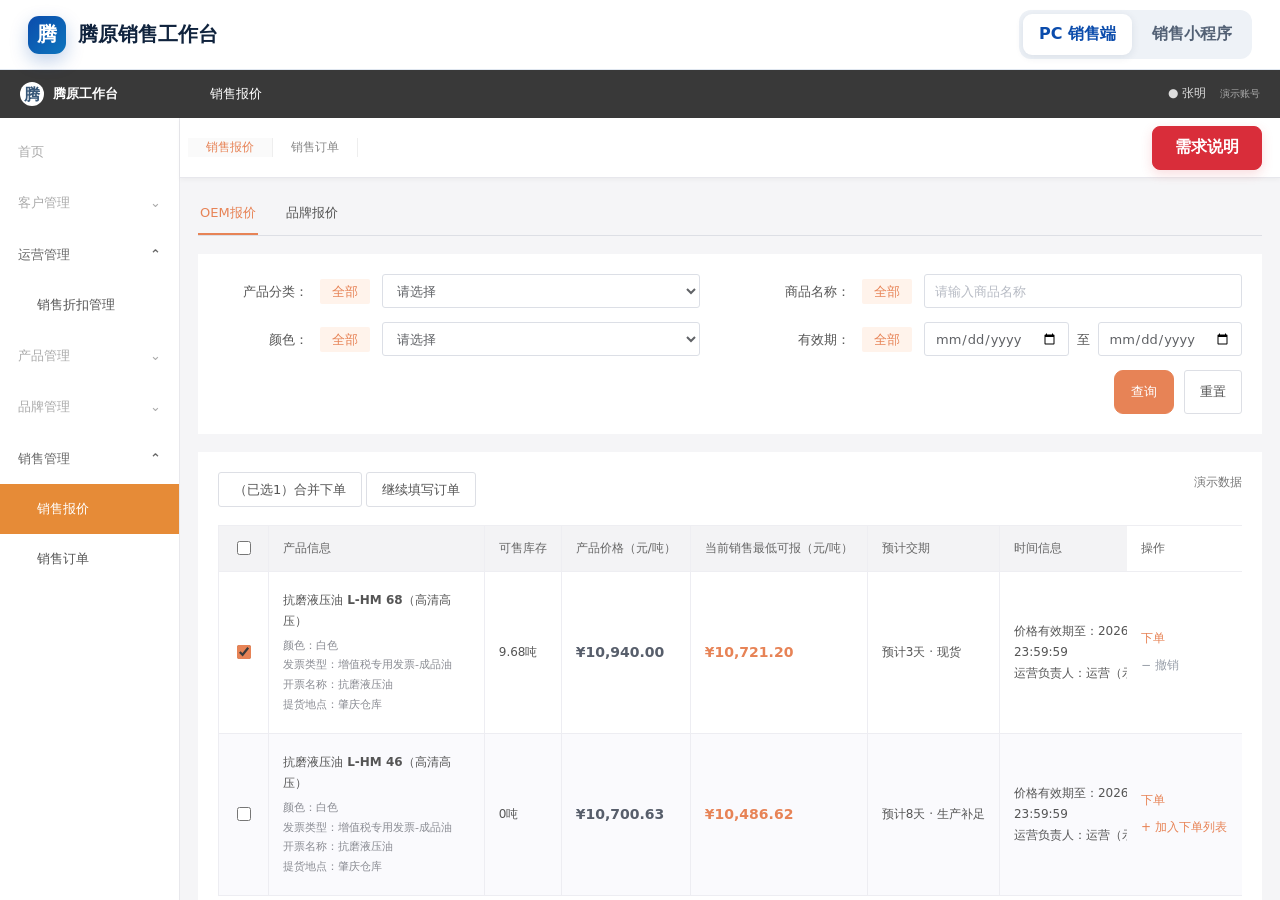
<file: index.html>
<!doctype html>
<html lang="zh-CN"><head><meta charset="utf-8"><meta name="viewport" content="width=device-width,initial-scale=1"><meta http-equiv="refresh" content="0; url=./site/"><title>腾原销售工作台</title></head><body><a href="./site/">进入腾原销售工作台</a></body></html>
</file>
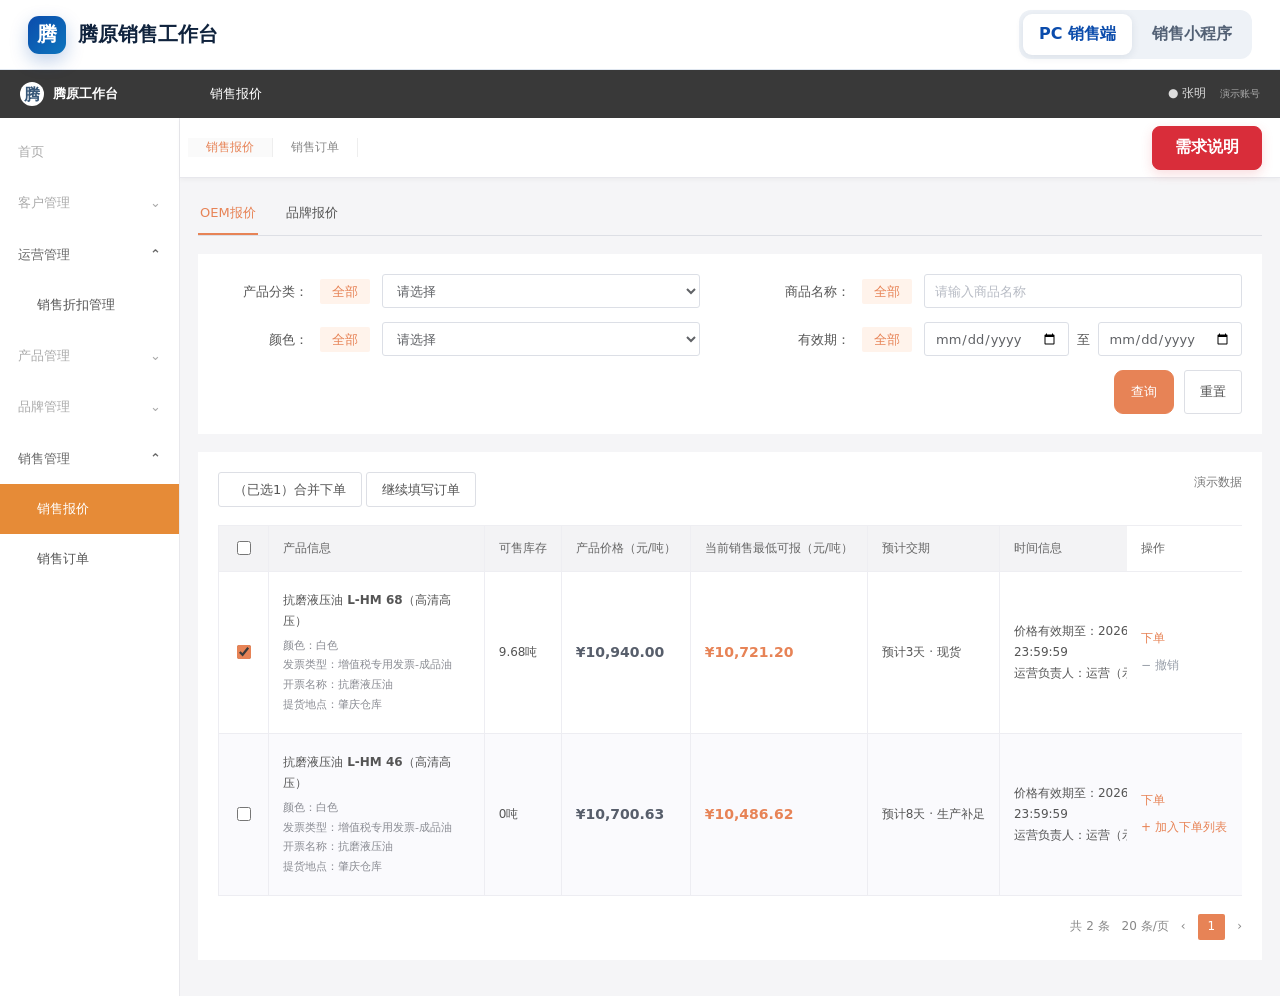
<file: site/index.html>
<!doctype html>
<html lang="zh-CN">
<head>
  <meta charset="UTF-8" />
  <meta name="viewport" content="width=device-width, initial-scale=1.0" />
  <title>腾原销售报价与折扣权限 Demo</title>
  <meta name="description" content="销售小程序报价下单与后台折扣权限联动交互原型" />
  <link rel="stylesheet" href="./permission-admin.css?v=4fd5375a43aa" />
  <link rel="stylesheet" href="./pc-sales.css?v=6f870ada34ef" />
  <link rel="icon" type="image/svg+xml" href="data:image/svg+xml,%3Csvg xmlns='http://www.w3.org/2000/svg' viewBox='0 0 64 64'%3E%3Crect width='64' height='64' rx='15' fill='%230b4cac'/%3E%3Cpath d='M17 19h30v8H36v22h-9V27H17z' fill='white'/%3E%3Ccircle cx='45' cy='44' r='7' fill='%2316a394'/%3E%3C/svg%3E" />
  <style>
    :root{
      --navy:#10233d;--blue:#0b4cac;--blue2:#1768d5;--ink:#172234;--muted:#66758a;
      --line:#dfe6ef;--bg:#f3f6fa;--card:#fff;--green:#087f67;--green-bg:#eaf8f3;
      --red:#c83b37;--red-bg:#fff1f0;--amber:#a65b00;--amber-bg:#fff7e8;--shadow:0 16px 44px rgba(20,46,82,.11);
    }
    *{box-sizing:border-box} body{margin:0;font-family:Inter,"PingFang SC","Microsoft YaHei",system-ui,sans-serif;color:var(--ink);background:var(--bg);font-size:16px}
    button,input,select,textarea{font:inherit} button{cursor:pointer}
    .topbar{height:70px;background:#fff;border-bottom:1px solid var(--line);display:flex;align-items:center;padding:0 28px;position:sticky;top:0;z-index:20}
    .brand{display:flex;align-items:center;gap:12px;font-weight:800;font-size:20px;color:var(--navy)}
    .logo{width:38px;height:38px;border-radius:11px;background:linear-gradient(135deg,var(--blue),#0d75bd);display:grid;place-items:center;color:#fff;font-weight:900;box-shadow:0 7px 18px rgba(11,76,172,.25)}
    .brand small{font-size:13px;font-weight:600;color:var(--muted);display:block;margin-top:2px}
    .view-tabs{margin-left:auto;background:#eef2f7;padding:4px;border-radius:12px;display:flex;gap:4px}
    .view-tab{border:0;background:transparent;color:#536175;padding:10px 16px;border-radius:9px;font-weight:700}
    .view-tab.active{background:#fff;color:var(--blue);box-shadow:0 2px 8px rgba(19,45,78,.09)}
    .layout{display:grid;grid-template-columns:240px 1fr;min-height:calc(100vh - 70px)}
    .sidebar{background:#12263f;color:#c6d2e2;padding:24px 16px}
    body.mobile-mode .layout{grid-template-columns:1fr}
    body.mobile-mode .sidebar{display:none}
    .side-caption{font-size:12px;letter-spacing:.12em;text-transform:uppercase;color:#8193aa;margin:10px 12px}
    .side-item{width:100%;border:0;background:transparent;color:inherit;text-align:left;padding:13px 14px;border-radius:10px;margin:3px 0;display:flex;align-items:center;gap:10px;font-weight:650}
    .side-item.active{background:#1d4676;color:#fff}.side-item .dot{width:8px;height:8px;border-radius:50%;background:#657b97}.side-item.active .dot{background:#65b7ff}
    .main{padding:28px 32px 60px;min-width:0}.page{display:none}.page.active{display:block}
    .page-head{display:flex;justify-content:space-between;align-items:flex-start;gap:20px;margin-bottom:22px}
    h1{font-size:28px;margin:0 0 7px;color:var(--navy);letter-spacing:-.02em}.sub{color:var(--muted);line-height:1.6}
    .badge{display:inline-flex;align-items:center;gap:6px;padding:6px 10px;border-radius:999px;font-size:13px;font-weight:700;background:#eaf2ff;color:var(--blue)}
    .badge.green{background:var(--green-bg);color:var(--green)}.badge.amber{background:var(--amber-bg);color:var(--amber)}
    .primary,.secondary,.ghost,.danger{border-radius:9px;padding:10px 16px;border:1px solid transparent;font-weight:750;transition:.18s}
    .primary{background:var(--blue);color:#fff;box-shadow:0 6px 15px rgba(11,76,172,.2)}.primary:hover{background:#093f90}.primary:disabled{background:#aeb9c9;box-shadow:none;cursor:not-allowed}
    .secondary{background:#fff;border-color:#b9c9dd;color:var(--blue)}.secondary:hover{background:#eef5ff}.ghost{background:transparent;color:#536175}.danger{background:#fff;border-color:#efc2c0;color:var(--red)}
    .card{background:var(--card);border:1px solid var(--line);border-radius:15px;box-shadow:0 4px 16px rgba(23,50,82,.04)}
    .toolbar{padding:16px 18px;display:flex;align-items:center;gap:12px;margin-bottom:14px}.toolbar .spacer{flex:1}
    .select,.input{height:42px;border:1px solid #cfd9e6;border-radius:9px;background:#fff;padding:0 12px;color:var(--ink);outline:none}.select:focus,.input:focus,textarea:focus{border-color:#78a6e8;box-shadow:0 0 0 3px #eaf2ff}
    .table-wrap{overflow:auto}.data-table{width:100%;border-collapse:collapse;min-width:900px}.data-table th{font-size:13px;color:#627187;text-align:left;background:#f7f9fc;padding:13px 15px;border-bottom:1px solid var(--line)}
    .data-table td{padding:15px;border-bottom:1px solid #e9eef4;vertical-align:middle}.data-table tr:last-child td{border-bottom:0}.data-table strong{display:block}.meta{font-size:13px;color:var(--muted);margin-top:3px}
    .status{font-size:13px;font-weight:750;padding:5px 9px;border-radius:999px;background:var(--green-bg);color:var(--green)}.status.off{background:#eef1f5;color:#7b8797}
    .link-btn{border:0;background:transparent;color:var(--blue);font-weight:750;padding:6px}
    .note{padding:14px 16px;border-radius:11px;background:#f0f6ff;border:1px solid #cfe0fa;color:#31547d;line-height:1.55;margin-bottom:16px}
    .assumption{margin-top:16px;padding:13px 16px;border-left:4px solid #d99022;background:var(--amber-bg);color:#7e4c08;line-height:1.55}
    .audit{margin-top:18px;padding:18px}.audit h2{font-size:18px;margin:0 0 14px}.audit-row{display:grid;grid-template-columns:110px 1fr 150px;gap:16px;padding:12px 0;border-top:1px solid #edf1f5;color:#46566b}.audit-row:first-of-type{border-top:0}
    .drawer-backdrop{position:fixed;inset:0;background:rgba(12,27,47,.45);z-index:40;display:none}.drawer-backdrop.open{display:block}.drawer{position:absolute;right:0;top:0;height:100%;width:min(520px,94vw);background:#fff;box-shadow:-20px 0 50px rgba(8,22,40,.2);display:flex;flex-direction:column}
    .drawer-head{padding:22px 24px;border-bottom:1px solid var(--line);display:flex;align-items:center;justify-content:space-between}.drawer-head h2{margin:0;font-size:22px}.close{border:0;background:#eff3f8;border-radius:50%;width:36px;height:36px;font-size:22px;color:#536175}
    .drawer-body{padding:22px 24px;overflow:auto;flex:1}.form-grid{display:grid;grid-template-columns:1fr 1fr;gap:16px}.field{display:flex;flex-direction:column;gap:7px}.field.full{grid-column:1/-1}.field label{font-size:14px;font-weight:750;color:#405169}.field small{color:var(--muted);line-height:1.4}.field textarea{border:1px solid #cfd9e6;border-radius:9px;padding:11px;min-height:80px;resize:vertical;outline:none}
    .radio-row{display:flex;gap:8px}.choice{flex:1;border:1px solid #cfd9e6;border-radius:9px;padding:10px 8px;text-align:center;font-weight:700;color:#5e6c7e;background:#fff}.choice.active{border-color:var(--blue);color:var(--blue);background:#eef5ff}
    .drawer-foot{padding:16px 24px;border-top:1px solid var(--line);display:flex;justify-content:flex-end;gap:10px}
    .prototype-shell{display:grid;grid-template-columns:minmax(0,1fr) 405px;gap:26px;align-items:start}.spec-panel{display:flex;flex-direction:column;gap:14px}.spec-card{padding:18px}.spec-card h3{margin:0 0 12px;font-size:17px}.flow-step{display:flex;gap:12px;padding:12px 0;border-top:1px solid #edf1f5}.flow-step:first-of-type{border-top:0}.num{width:28px;height:28px;border-radius:8px;display:grid;place-items:center;background:#eaf2ff;color:var(--blue);font-weight:800;flex:0 0 auto}.flow-step p{margin:2px 0 0;color:var(--muted);font-size:14px;line-height:1.45}
    .scenario-select{width:100%;height:46px;border:1px solid #b9c9dd;border-radius:10px;background:#fff;padding:0 12px;font-weight:750;color:var(--navy);outline:none}.scenario-select:focus{border-color:#78a6e8;box-shadow:0 0 0 3px #eaf2ff}.scenario-summary{margin-top:12px;padding:13px 14px;border-radius:10px;background:#f5f8fc;border:1px solid #e2e9f2;line-height:1.6;color:#4d6078}.scenario-summary strong{color:var(--navy)}.test-label{display:block;margin:16px 0 7px;font-size:13px;font-weight:800;color:#536175}.rule-stack{display:grid;gap:9px}.rule-line{display:flex;justify-content:space-between;gap:18px;padding:10px 0;border-top:1px solid #edf1f5}.rule-line:first-child{border-top:0}.rule-line span{color:var(--muted);font-size:14px}.rule-line strong{text-align:right;font-size:14px}.pending-note{margin-top:12px;padding:10px 12px;border-radius:9px;background:var(--amber-bg);color:#7e4c08;font-size:13px;line-height:1.5}.change-summary{margin:12px 0 16px;padding:13px 16px;border-radius:10px;background:var(--amber-bg);border:1px solid #f1d9aa;color:#6f470d}.change-summary[hidden]{display:none}.change-summary-title{font-size:14px;font-weight:850;margin-bottom:7px}.change-summary ul{margin:0;padding-left:20px}.change-summary li{padding:2px 0;line-height:1.55;font-size:13px}.change-summary li::marker{color:#d99022}
    .phone-wrap{position:sticky;top:95px}.phone{background:#121d2e;border-radius:35px;padding:10px;box-shadow:var(--shadow);max-width:390px;margin:auto}.phone-screen{background:#f4f6f9;border-radius:27px;overflow:hidden;min-height:690px;position:relative}.phone-view{display:none;min-height:690px;position:relative}.phone-view.active{display:block}.phone-top{height:48px;background:#fff;display:flex;align-items:center;justify-content:center;border-bottom:1px solid #e6ebf1;font-weight:800}.phone-top .back{position:absolute;left:18px;font-size:25px;font-weight:400;border:0;background:transparent;color:var(--ink);padding:2px 8px}.phone-top .top-action{position:absolute;right:16px;border:0;background:transparent;color:var(--blue);font-size:13px;font-weight:750}.screen-scroll{padding-bottom:86px;max-height:680px;overflow:auto}.section-title{padding:12px 16px 8px;font-size:14px;font-weight:800;color:#30435e}.mobile-card{background:#fff;border-top:1px solid #e6ebf1;border-bottom:1px solid #e6ebf1;padding:0 16px;margin-bottom:10px}.row{display:grid;grid-template-columns:115px 1fr;align-items:center;min-height:49px;border-bottom:1px solid #edf1f5;gap:8px}.row:last-child{border-bottom:0}.row label{color:#5a687a;font-size:14px}.row .value{text-align:right;font-weight:650;font-size:14px}.row input,.row select{width:100%;height:36px;border:0;text-align:right;background:transparent;outline:none;color:var(--ink);font-weight:700}.row input.bad{color:var(--red)}
    .product-title{display:flex;justify-content:space-between;align-items:flex-start;padding:13px 0;font-weight:800;line-height:1.35}.sku-tag{font-size:12px;background:#eef5ff;color:var(--blue);padding:4px 7px;border-radius:6px;white-space:nowrap;margin-left:10px}
    .price-hint{text-align:right;font-size:12px;margin:-5px 0 10px;color:var(--blue)}.price-hint.error{color:var(--red)}
    .stock-line{display:flex;justify-content:space-between;align-items:center;background:#f1f8f6;border-radius:9px;padding:10px 11px;margin:10px 0 6px;color:#38645c;font-size:13px}.stock-line strong{color:var(--green)}.stock-line.warn{background:var(--amber-bg);color:#7e4c08}.stock-line.warn strong{color:var(--amber)}.stock-line.error{background:var(--red-bg);color:var(--red)}.stock-line.error strong{color:var(--red)}
    .supply-detail{font-size:12px;color:var(--muted);line-height:1.5;margin:0 2px 10px}.decision-line{margin:10px 16px 0;padding:10px 12px;border-radius:9px;background:var(--green-bg);color:var(--green);font-size:13px;font-weight:750;line-height:1.45}.decision-line.warn{background:var(--amber-bg);color:#7e4c08}.decision-line.error{background:var(--red-bg);color:var(--red)}
    .mobile-tabs{height:46px;background:#fff;display:flex;align-items:end;border-bottom:1px solid #e4eaf1;overflow:auto}.mobile-tab{border:0;background:transparent;padding:0 13px 11px;color:#5d6878;font-size:13px;white-space:nowrap}.mobile-tab.active{color:var(--blue);font-weight:800;border-bottom:3px solid var(--blue)}
    .order-search{height:54px;background:#fff;display:grid;grid-template-columns:auto 1px minmax(0,1fr) auto;align-items:center;gap:10px;padding:0 16px}.filter-control{border:0;background:#fff;color:#1f2937;font-weight:700;padding:0;font-size:13px}.search-divider{height:22px;background:#c9d1dc}.search-input{height:36px;border:0;border-radius:20px;background:#f4f6f9;padding:0 14px;color:#4b596c;outline:none;min-width:0}.search-button{border:0;background:#fff;color:var(--blue);font-weight:750;padding:0;font-size:13px}
    .order-list-scroll{padding-bottom:12px}.order-card{background:#fff;padding:14px 10px 15px;border-bottom:10px solid #f0f2f6}.order-head,.order-bottom-line{display:flex;justify-content:space-between;gap:8px;align-items:center}.order-head{font-size:13px}.order-tags{display:flex;gap:5px}.mini-tag{padding:3px 6px;border-radius:3px;font-size:11px;font-weight:750;background:#ff9500;color:#fff}.mini-tag.blue{background:#1677e8;color:#fff}.order-meta-line{margin-top:9px;font-size:13px;color:#202936}.order-product{margin:3px 0 10px;background:#f3f7fd;padding:10px;border-radius:3px;font-size:12px;line-height:1.5}.order-product-title{display:grid;grid-template-columns:minmax(0,1fr) auto;gap:8px;font-weight:750;font-size:13px}.order-product-row{display:flex;justify-content:space-between;gap:8px;margin-top:6px}.order-business-line{display:flex;justify-content:space-between;gap:8px;align-items:center}.order-business-tags{display:flex;gap:5px}.outline-tag{border:1px solid #1783dc;color:#0f76c9;border-radius:2px;padding:1px 3px;font-size:11px;line-height:1.25}.required-date{color:#0757a4;font-size:12px;font-weight:800;white-space:nowrap}.order-bottom-line{margin-top:10px;font-size:12px}.order-amount{font-size:12px}.order-amount strong{color:#e31919;font-size:13px}.countdown{margin-top:10px;padding:9px 10px;border-radius:8px;background:var(--green-bg);color:var(--green);font-size:12px;font-weight:750}.countdown.expired{background:var(--red-bg);color:var(--red)}.detail-head{background:#fff;padding:14px 16px;border-bottom:8px solid #f0f2f6}.detail-head .line{display:flex;justify-content:space-between;padding:5px 0;font-size:13px}.detail-head .line span:first-child{color:var(--muted)}.timeline{padding:14px 16px;background:#fff}.timeline-step{display:flex;gap:10px;padding:8px 0}.timeline-dot{width:10px;height:10px;border-radius:50%;background:var(--green);margin-top:5px;flex:0 0 auto}.timeline-step p{margin:0;color:var(--muted);font-size:12px;line-height:1.5}.timeline-step strong{display:block;color:var(--ink);font-size:13px}.lifecycle{display:grid;grid-template-columns:repeat(3,1fr);gap:8px;margin-top:12px}.life-step{padding:10px 6px;border-radius:8px;background:#f1f4f8;text-align:center;font-size:12px;color:var(--muted)}.life-step.active{background:#eaf2ff;color:var(--blue);font-weight:800}.life-step.done{background:var(--green-bg);color:var(--green);font-weight:800}
    .brand-list{max-height:506px}.brand-order-scroll{max-height:612px}
    .coupon-select{color:var(--ink);font-weight:750}.coupon-select:disabled{color:#98a4b4;cursor:not-allowed}
    .summary{padding:12px 16px;background:#fff}.sum-row{display:flex;justify-content:space-between;padding:6px 0;color:#5b6879;font-size:14px}.sum-row.total{border-top:1px solid #e3e8ef;margin-top:7px;padding-top:12px;color:var(--ink);font-weight:850}.sum-row.total b{color:var(--red);font-size:20px}.subsidy{font-size:12px;color:var(--amber);background:var(--amber-bg);padding:8px 10px;border-radius:8px;margin-top:8px;display:none}
    .mobile-actions{position:absolute;left:0;right:0;bottom:0;background:#fff;border-top:1px solid #dde5ee;padding:10px 12px;display:flex;gap:9px}.mobile-actions .secondary{flex:.75}.mobile-actions .primary{flex:1.25}
    .intent-list-actions{align-items:center;justify-content:space-between;padding:11px 16px;gap:16px}.intent-list-actions .intent-select-all{display:inline-flex;align-items:center;gap:9px;padding:5px 0;border:0;background:transparent;color:var(--ink);font-size:14px;cursor:pointer}.intent-select-mark{width:22px;height:22px;border-radius:50%;display:grid;place-items:center;background:#218de0;color:#fff;font-size:14px;line-height:1}.intent-select-all:not(.selected) .intent-select-mark{background:#fff;color:transparent;box-shadow:inset 0 0 0 1.5px #9cadc2}.intent-select-all:disabled{opacity:.45;cursor:not-allowed}.intent-list-actions .intent-order-button{flex:none;width:112px;border-radius:999px;padding:11px 14px;box-shadow:none}
    .detail-summary{background:#fff;padding:10px 16px 12px;border-bottom:8px solid #f0f2f6}.detail-summary-row{display:grid;grid-template-columns:88px minmax(0,1fr) auto;gap:8px;align-items:center;min-height:34px;font-size:13px}.detail-summary-row span:first-child{color:var(--muted)}.detail-summary-row strong{font-size:13px}.detail-status{background:#ff9500;color:#fff;border-radius:3px;padding:3px 7px;font-size:11px;font-weight:750}.detail-tabs{height:46px}.detail-tabs .mobile-tab{flex:1}.detail-content{background:#fff;padding:0 16px 120px;max-height:404px}.detail-section-title{font-size:15px;font-weight:800;padding:14px 0 8px}.detail-field{display:grid;grid-template-columns:125px minmax(0,1fr);gap:10px;align-items:center;min-height:48px;border-bottom:1px solid #edf1f5;font-size:13px}.detail-field span:first-child{color:#5a687a}.detail-field strong,.detail-field .detail-value{text-align:right;font-weight:650}.detail-product-section-head{display:flex;justify-content:space-between;align-items:center;margin:0 -16px;padding:13px 16px 10px;border-top:8px solid #f0f2f6;font-size:14px;font-weight:800}.detail-product-section-head span:last-child{font-size:12px}.detail-product-name{margin:0 -16px;padding:11px 16px;background:#f3f7fd;font-size:13px;font-weight:750;line-height:1.5}.guide-price{display:block;color:#e63636;font-size:11px;font-weight:500;margin-top:3px}.detail-spacer{min-height:58px;border-bottom:1px solid #edf1f5}.detail-totals{position:absolute;left:0;right:0;bottom:66px;background:#fff;border-top:1px solid #edf1f5;padding:8px 12px 6px;display:flex;justify-content:space-between;align-items:flex-end;font-size:12px;z-index:2}.detail-totals p{margin:2px 0}.detail-total-amount{text-align:right}.detail-total-amount strong{color:#e31919;font-size:13px}.detail-actions{padding:8px 12px;gap:14px}.detail-actions button{flex:1!important;font-size:14px;padding:14px 8px;border-radius:8px;box-shadow:none}.detail-actions .danger{border-color:var(--blue);color:var(--blue)}
    .brand-search{height:48px;background:#fff;display:flex;gap:8px;align-items:center;padding:0 12px}.brand-search input{flex:1;min-width:0;border:0;border-radius:20px;background:#f4f6f9;height:34px;padding:0 13px;outline:none}.brand-search button{border:0;background:#fff;color:#176cca;font-weight:700}.brand-tabs{height:50px}.brand-tabs .mobile-tab{flex:1;font-size:14px}.brand-tabs .mobile-tab.active{color:#1f2630;border-bottom-color:#df1646}.brand-list{background:#f1f2f6;padding-bottom:74px}.brand-card{background:#fff;padding:14px 16px;margin-bottom:9px}.brand-title{font-size:13px;font-weight:800;line-height:1.45}.stock-badge{display:inline-block;margin-top:5px;border:1px solid #168be0;border-radius:4px;color:#168be0;font-size:11px;padding:1px 4px}.stock-badge.in-stock{border-color:#15916f;color:#087f67;background:#eff8f5}.stock-badge.out-stock{border-color:#168be0;color:#0f76c9;background:#eef6ff}.brand-meta{color:#8b96a4;font-size:11px;line-height:1.45}.tier-price{background:#f2f1ff;margin-top:8px;padding:7px 9px}.tier-row{display:flex;justify-content:space-between;gap:10px;padding:4px 0;font-size:12px}.tier-row strong{color:#043e87}.brand-card-foot{display:flex;justify-content:space-between;align-items:center;margin-top:8px;color:#939ba6;font-size:11px}.brand-add{border:0;border-radius:5px;background:#063f91;color:#fff;padding:7px 10px;font-size:11px}.brand-add.disabled{background:#aaa}.brand-select-card{position:relative;margin:10px 16px 12px 42px;border-radius:4px;box-shadow:0 3px 14px rgba(26,46,78,.08)}.brand-check{position:absolute;left:-28px;top:50%;transform:translateY(-50%);width:20px;height:20px;border:0;border-radius:50%;background:#218de0;color:#fff;display:grid;place-items:center;font-size:13px;cursor:pointer}.brand-check.off{background:#fff;color:transparent;box-shadow:inset 0 0 0 1.5px #9cadc2}.brand-order-scroll{background:#f1f2f6;padding-bottom:78px}.brand-form-section{background:#fff;margin-bottom:8px}.brand-form-title{font-size:15px;font-weight:800;padding:11px 16px;border-bottom:1px solid #edf1f5}.brand-form-row{display:grid;grid-template-columns:128px minmax(0,1fr);align-items:center;min-height:48px;padding:0 16px;border-bottom:1px solid #edf1f5;font-size:13px}.brand-form-row .required:before{content:'*';color:#e11b22;margin-right:2px}.brand-form-row .brand-value{text-align:right;font-weight:600}.brand-form-row .placeholder{color:#c2c7cf;font-weight:400}.brand-product-head{display:flex;justify-content:space-between;gap:8px;background:#edf3ff;padding:10px 16px;font-size:12px;line-height:1.45}.brand-product-actions{white-space:nowrap;color:#0b54a0}.brand-product-actions b{color:#e62833;margin-left:7px}.brand-order-footer{position:absolute;left:0;right:0;bottom:0;height:64px;background:#fff;border-top:1px solid #dfe5ec;display:flex;align-items:center;gap:10px;padding:8px 10px;z-index:3}.brand-order-total{margin-right:auto;font-size:13px}.brand-order-total strong{display:block;color:#e00000;font-size:18px}.brand-order-footer button{padding:10px 12px;font-size:12px}.brand-original-label{padding:7px 12px;background:#fff7df;color:#81590b;border-bottom:1px solid #f0dfaa;font-size:11px}.adjusted-note{padding:8px 12px;background:#eaf7f3;color:#087b66;border-bottom:1px solid #cceadf;font-size:11px;line-height:1.5}.brand-result{margin:8px 0;padding:8px 10px;border-radius:7px;background:#eff8f5;color:#247060;font-size:11px;line-height:1.45}.brand-price-hint{color:#0b62b5;text-align:right;font-size:11px;padding:0 16px 7px}.brand-form-row input,.brand-form-row select{width:100%;height:34px;border:0;background:transparent;text-align:right;outline:none;font-weight:700;color:var(--ink)}
    .eta-label{position:relative;display:inline-flex;align-items:center;gap:5px;width:max-content}.eta-help{width:17px;height:17px;padding:0;border:1px solid #9aa8ba;border-radius:50%;background:#fff;color:#6c7b8f;font-size:11px;font-weight:800;line-height:15px;cursor:pointer}.eta-help:focus-visible{outline:2px solid #8bb8f0;outline-offset:2px}.eta-popover{display:none;position:absolute;left:0;top:calc(100% + 8px);width:178px;padding:9px 11px;border-radius:7px;background:#17263a;color:#fff;font-size:11px;font-weight:500;line-height:1.45;box-shadow:0 6px 18px rgba(18,35,58,.2);z-index:12}.eta-popover:before{content:'';position:absolute;left:58px;top:-5px;border-left:5px solid transparent;border-right:5px solid transparent;border-bottom:5px solid #17263a}.eta-label.open .eta-popover{display:block}
    .delivery-method-trigger,.package-source-trigger{width:100%;min-height:48px;border:0;background:transparent;color:var(--ink);padding:0;display:flex;align-items:center;justify-content:flex-end;gap:7px;font-weight:700;text-align:right}.delivery-method-trigger .chevron,.package-source-trigger .chevron,.select-entry .chevron{color:#7c8796;font-size:16px;font-weight:500;line-height:1}.select-entry{position:relative;width:100%;display:flex;align-items:center}.brand-form-row .select-entry select{appearance:none;-webkit-appearance:none;padding-right:20px}.select-entry .chevron{position:absolute;right:0;pointer-events:none}.phone-action-mask{position:absolute;inset:0;background:rgba(15,27,44,.42);z-index:12;display:none;align-items:flex-end}.phone-action-mask.open{display:flex}.phone-action-sheet{width:100%;height:430px;max-height:72%;background:#fff;box-shadow:0 -10px 28px rgba(11,25,43,.16);animation:sheetUp .2s ease-out}.picker-head{height:54px;display:grid;grid-template-columns:76px 1fr 76px;align-items:center;background:#f1f1f1;border-bottom:1px solid #e3e3e3}.picker-head strong{text-align:center;font-size:17px;color:#111}.picker-head button{height:100%;border:0;background:transparent;font-size:15px}.picker-cancel{color:#999}.picker-confirm{color:#46639a}.picker-body{height:calc(100% - 54px);display:flex;flex-direction:column;justify-content:center;padding:0 16px}.phone-action-option{width:100%;min-height:62px;border:0;background:#fff;color:#929292;font-size:16px;border-top:1px solid transparent;border-bottom:1px solid transparent;line-height:1.4}.phone-action-option.selected{color:#222;font-size:18px;font-weight:700;border-color:#e5e5e5}.phone-action-option:focus-visible,.picker-head button:focus-visible,.delivery-method-trigger:focus-visible,.package-source-trigger:focus-visible{outline:2px solid #78a6e8;outline-offset:-3px}.package-extra-row{display:none}.package-extra-row.visible{display:flex}.package-demand,.package-demand:focus{border:0;outline:none;box-shadow:none;background:transparent}.package-demand{min-height:72px!important;padding:10px 0!important;text-align:left!important;resize:none}.upload-box{width:100%;height:70px;border:1px dashed #b8c7da;border-radius:8px;background:#f8fafc;color:#6c7b8f;display:flex;align-items:center;justify-content:center;gap:6px;font-size:13px}.guide-copy{color:#d22c2c;text-align:right;font-size:11px;padding:0 16px 7px}@keyframes sheetUp{from{transform:translateY(100%)}to{transform:translateY(0)}}
    .oem-list{background:#f1f2f6;padding-bottom:76px}.oem-card{background:#fff;padding:13px 16px 12px;margin-bottom:9px}.oem-title{font-size:13px;font-weight:800;line-height:1.45}.oem-color{margin-left:6px;color:#6f7b8a;font-weight:500}.oem-type{display:inline-block;margin:5px 0 3px;border:1px solid #dda820;border-radius:4px;color:#bd7e00;font-size:11px;padding:1px 5px}.oem-meta{font-size:11px;line-height:1.55;color:#8b96a4}.oem-meta strong{color:#27364a}.oem-prices{margin-top:8px;background:#f2f1ff;padding:7px 9px}.oem-price-row{display:grid;grid-template-columns:minmax(0,1fr) auto;gap:10px;padding:4px 0;font-size:11px;line-height:1.4}.oem-price-row strong{color:#043e87;text-align:right}.oem-region{display:block;color:#6f7b8a;margin-top:2px}.oem-result{display:grid;grid-template-columns:1fr 1fr;gap:6px;margin-top:8px}.oem-result-cell{background:#eff8f5;border-radius:7px;padding:8px 9px;font-size:11px;color:#477267;line-height:1.4}.oem-result-cell strong{display:block;color:#087f67;font-size:12px}.oem-result-cell.price{background:#eef5ff;color:#55708f}.oem-result-cell.price strong{color:#0b4cac}.oem-card-foot{display:flex;justify-content:space-between;align-items:center;margin-top:8px;color:#939ba6;font-size:11px}.oem-card-foot button{border:0;border-radius:5px;padding:7px 10px;font-size:11px}.oem-remove{background:#aaa;color:#fff}.oem-add{background:#063f91;color:#fff}.oem-tabs{height:50px}.oem-tabs .mobile-tab{flex:1;font-size:14px}.oem-tabs .mobile-tab.active{color:#1f2630;border-bottom-color:#df1646}
    .inline-error{margin:10px 16px 0;padding:10px 12px;border-radius:9px;background:var(--red-bg);color:var(--red);font-size:13px;line-height:1.45;display:none}
    .toast{position:absolute;left:50%;bottom:78px;transform:translate(-50%,25px);width:max-content;max-width:calc(100% - 28px);background:#10233d;color:#fff;padding:11px 16px;border-radius:9px;text-align:center;font-size:13px;opacity:0;pointer-events:none;transition:.25s;z-index:20;box-shadow:var(--shadow)}.toast.show{opacity:1;transform:translate(-50%,0)}
    .success-modal{position:fixed;inset:0;background:rgba(10,24,43,.45);display:none;place-items:center;z-index:60}.success-modal.open{display:grid}.success-card{width:min(420px,90vw);background:#fff;border-radius:18px;padding:28px;text-align:center;box-shadow:var(--shadow)}.success-icon{width:58px;height:58px;border-radius:50%;display:grid;place-items:center;background:var(--green-bg);color:var(--green);font-size:30px;margin:0 auto 14px}.success-card h2{margin:0 0 8px}.success-card p{color:var(--muted);line-height:1.55}.modal-actions{display:flex;gap:10px;margin-top:14px}.modal-actions button{flex:1}
    @media(max-width:980px){.layout{grid-template-columns:1fr}.sidebar{display:none}.main{padding:22px 16px 50px}.prototype-shell{grid-template-columns:1fr}.phone-wrap{position:static}.spec-panel{order:2}.phone-wrap{order:1}}
    @media(max-width:620px){.topbar{height:auto;min-height:66px;padding:10px 14px;align-items:flex-start}.brand{font-size:17px}.brand small{display:none}.view-tabs{margin-left:auto}.view-tab{font-size:13px;padding:9px 10px}.page-head{flex-direction:column}.page-head .primary{width:100%}.toolbar{flex-wrap:wrap}.toolbar .spacer{display:none}.toolbar .primary{width:100%}.form-grid{grid-template-columns:1fr}.field.full{grid-column:auto}.audit-row{grid-template-columns:1fr;gap:4px}.main{padding:18px 10px 40px}h1{font-size:24px}.phone{border-radius:24px;padding:7px}.phone-screen{border-radius:19px}}
    .mobile-spec-heading{display:flex;align-items:center;justify-content:space-between;gap:12px;margin-bottom:12px;flex-wrap:wrap}.spec-card .mobile-spec-heading h3{margin:0}.mobile-requirements-button{padding:8px 14px;font-size:14px;white-space:nowrap;background:var(--red);border-color:var(--red);color:#fff}.mobile-requirements-button:hover{background:#b5322f;border-color:#b5322f;color:#fff}
    .mobile-requirements-dialog{width:min(860px,calc(100vw - 32px));max-height:calc(100vh - 40px);max-height:calc(100dvh - 40px);padding:0;border:1px solid var(--line);border-radius:15px;color:var(--ink);background:#fff;box-shadow:var(--shadow)}.mobile-requirements-dialog::backdrop{background:rgba(12,27,47,.48)}.mobile-requirements-dialog[open]{display:flex;flex-direction:column}.mobile-requirements-header{display:flex;align-items:center;justify-content:space-between;gap:16px;padding:20px 24px;border-bottom:1px solid var(--line);flex-shrink:0}.mobile-requirements-header h2{margin:0;font-size:21px;color:var(--navy)}.mobile-requirements-header form{margin:0}.mobile-requirements-body{padding:0 24px 24px;overflow-y:auto;min-height:0;line-height:1.75;font-size:16px;overscroll-behavior:contain}.mobile-requirements-body section{padding-top:22px}.mobile-requirements-body h3{font-size:17px;margin:0 0 10px;color:var(--navy)}.mobile-requirements-body p{margin:8px 0}.mobile-requirements-body ul{padding-left:22px;margin:8px 0}.mobile-requirements-body li+li{margin-top:10px}.mobile-requirements-body strong{color:var(--navy)}.mobile-requirements-footer{display:flex;justify-content:flex-end;padding:14px 24px;border-top:1px solid var(--line);margin:0;flex-shrink:0}.mobile-requirements-dialog button:focus-visible,.mobile-requirements-button:focus-visible{outline:3px solid #78a6e8;outline-offset:3px}@media(max-width:600px){.mobile-requirements-header,.mobile-requirements-footer{padding:16px}.mobile-requirements-header h2{font-size:18px}.mobile-requirements-body{padding:0 16px 20px}}
      input[type="number"]::-webkit-inner-spin-button,
    input[type="number"]::-webkit-outer-spin-button { -webkit-appearance: none; margin: 0; }
    input[type="number"] { -moz-appearance: textfield; appearance: textfield; }
  </style>
</head>
<body class="pc-mode">
  <header class="topbar">
    <div class="brand"><div class="logo">腾</div><div>腾原销售工作台</div></div>
    <div class="view-tabs" role="tablist" aria-label="Demo页面">
      <button class="view-tab active" data-page="pc">PC 销售端</button>
      <button class="view-tab" data-page="mobile">销售小程序</button>
    </div>
  </header>
  <div class="layout">
    <aside class="sidebar">
      <div class="admin-nav">
      <div class="side-caption">运营管理</div>
      <button class="side-item active"><span class="dot"></span>销售折扣管理</button>
      </div>
      <div class="pc-nav"></div>
    </aside>
    <main class="main">
      <section id="admin" hidden>
        <div class="page-head">
          <div><h1>销售折扣管理</h1><div class="sub">给销售明确的自主让利空间；规则内直接报价，超出权限前端阻断。</div></div>
          <button class="primary" id="addRule">＋ 新增权限</button>
        </div>
        <div class="note"><strong>简化原则：</strong>不做逐单审批，不设置优惠券式消费门槛。个人规则存在时优先使用个人规则，否则使用所属大区规则。</div>
        <div class="card toolbar">
          <select class="select" aria-label="授权对象筛选"><option>全部授权对象</option><option>销售个人</option><option>大区</option><option>运营</option></select>
          <select class="select" aria-label="状态筛选"><option>全部状态</option><option>启用</option><option>停用</option></select>
          <div class="spacer"></div><button class="secondary">查询</button>
        </div>
        <div class="card table-wrap">
          <table class="data-table">
            <thead><tr><th>规则名称</th><th>授权对象</th><th>让利方式</th><th>最大让利</th><th>单笔上限</th><th>有效期</th><th>状态</th><th>操作</th></tr></thead>
            <tbody id="ruleRows"></tbody>
          </table>
        </div>
        <div class="card audit">
          <h2>最近变更</h2>
          <div id="auditRows">
            <div class="audit-row"><span>今天 14:32</span><span><strong>华南大区默认权限</strong>：最大让利由 1.5% 调整为 2%</span><span>操作人：运营-谢云</span></div>
            <div class="audit-row"><span>今天 10:18</span><span><strong>销售-张销售临时权限</strong>：新增，有效期7天</span><span>操作人：运营-谢云</span></div>
          </div>
        </div>
        <div class="assumption"><strong>Demo待确认项：</strong>个人权限是否覆盖大区权限，以及“大区权限”是大区销售共用规则还是大区负责人本人权限。当前Demo采用“个人优先、大区兜底、不叠加”。</div>
      </section>

      <section id="pc" class="page active" aria-label="PC 销售工作台"></section>
      <section id="mobile" class="page">
        <div class="page-head">
          <div><h1>销售小程序 · 报价下单</h1><div class="sub">切换页面可查看页面改动点，页面风格以实际小程序风格为主。</div></div>
          <span class="badge green">规则联动演示</span>
        </div>
        <div class="prototype-shell">
          <div class="spec-panel">
            <div class="card spec-card">
              <div class="mobile-spec-heading"><h3>切换页面</h3><button type="button" class="secondary mobile-requirements-button" id="mobileRequirements" aria-haspopup="dialog" aria-controls="mobileRequirementsDialog">需求说明</button></div>
              <select id="phoneViewSelect" class="scenario-select" aria-label="选择小程序页面">
                <option value="quoteView">① 产品报价</option>
                <option value="intentListView">② 意向产品清单</option>
                <option value="brandAdjustedOrderView">③ 提交意向单</option>
                <option value="listView">④ 意向单列表</option>
                <option value="intentView">⑤ 意向单详情</option>
                <option value="formalView">⑥ 正式订单详情</option>
              </select>
              <div class="change-summary" id="pageChangeSummary" aria-live="polite">
                <div class="change-summary-title" id="pageChangeTitle">① 产品报价 · 改动点</div>
                <ul id="pageChangeList"></ul>
              </div>
              <h3>切换业务场景</h3>
              <select id="scenarioSelect" class="scenario-select" aria-label="选择演示场景">
                <option value="spot">① 现货充足</option>
                <option value="production">② 现货不足，生产补足</option>
                <option value="missingCycle">③ 缺少周期参数，交期待确认</option>
                <option value="overPermission">④ 销售报价超权限，阻断提交</option>
                <option value="aboveList">⑤ 报价高于挂牌价，禁用优惠</option>
                <option value="couponBelowCost">⑥ 销售折扣叠加优惠券后低于成本，允许提交，运营担责</option>
              </select>
              <div class="scenario-summary" id="scenarioSummary"><strong>现货充足：</strong>库存覆盖需求，交期只计算发运周期；报价校验通过后可预占24小时。</div>
            </div>
            <div class="card spec-card">
              <h3>系统当前采用的规则</h3>
              <div class="rule-stack">
                <div class="rule-line"><span>销售折扣权限</span><strong>当前销售最多让利2%</strong></div>
                <div class="rule-line"><span>系统成本价</span><strong>¥165/桶（用于券后成本对比）</strong></div>
                <div class="rule-line"><span>销售报价底线（用券前）</span><strong>我的报价不得低于当前销售最低可报价格</strong></div>
                <div class="rule-line"><span>发运周期</span><strong>3天</strong></div>
                <div class="rule-line"><span>生产周期</span><strong>5天</strong></div>
                <div class="rule-line"><span>报价预占</span><strong>24小时，成单转正式占用</strong></div>
              </div>
              <div class="sub">以上周期为当前演示参数，交期天数由业务部门自行维护，系统只做加法。</div>
            </div>
          </div>
          <div class="phone-wrap">
            <div class="phone">
              <div class="phone-screen">
                <div class="phone-view active" id="quoteView">
                  <div class="phone-top"><button class="back">‹</button>产品报价</div>
                  <div class="brand-search"><input placeholder="⌕ 请输入关键词搜索"/><button>搜索</button></div>
                  <div class="mobile-tabs oem-tabs"><button class="mobile-tab active">OEM报价</button><button class="mobile-tab" data-phone-view="brandAdjustedView">品牌报价</button></div>
                  <div class="screen-scroll oem-list">
                    <div class="oem-card">
                      <div class="oem-title">抗磨液压油 L-HM 68（高清高压）白色 马石油 <span class="oem-color">白色</span></div>
                      <span class="oem-type">成品油</span>
                      <div class="oem-meta">开票名称：抗磨液压油<br/><strong>提货地点：肇庆仓库</strong></div>
                      <div class="tier-price"><div class="tier-row"><span>产品价格（元/吨）</span><strong>¥10,940.00</strong></div><div class="tier-row"><span>当前销售最低可报（元/吨）</span><strong>¥10,721.20</strong></div></div>
                      <div class="brand-result">可售库存：10吨<br>预计交期：预计3天 · 现货</div>
                      <div class="oem-card-foot"><span>有效期至：2026-09-30 23:59:59</span><button class="oem-remove" id="toggleOem68">− 撤销</button></div>
                    </div>
                    <div class="oem-card">
                      <div class="oem-title">抗磨液压油 L-HM 46（高清高压）白色 马石油 <span class="oem-color">白色</span></div>
                      <span class="oem-type">成品油</span>
                      <div class="oem-meta">开票名称：抗磨液压油<br/><strong>提货地点：肇庆仓库</strong></div>
                      <div class="tier-price"><div class="tier-row"><span>产品价格（元/吨）</span><strong>¥10,700.63</strong></div><div class="tier-row"><span>当前销售最低可报（元/吨）</span><strong>¥10,486.62</strong></div></div>
                      <div class="brand-result">可售库存：0吨<br>预计交期：预计8天 · 生产补足</div>
                      <div class="oem-card-foot"><span>有效期至：2026-09-30 23:59:59</span><button class="oem-add" id="toggleOem46">＋加入意向清单</button></div>
                    </div>
                  </div>
                  <div class="mobile-actions"><button class="primary" id="goCreate">意向产品清单（1）</button></div>
                </div>

                <div class="phone-view" id="intentListView">
                  <div class="phone-top"><button class="back" data-phone-view="quoteView">‹</button>意向产品清单</div>
                  <div class="screen-scroll brand-list" id="intentProductList" style="max-height:604px;padding-top:2px"></div>
                  <div class="mobile-actions intent-list-actions"><button class="intent-select-all selected" id="selectAllIntent" aria-pressed="true"><span class="intent-select-mark">✓</span><span>全选</span></button><button class="primary intent-order-button" id="goIntentOrder">去下单(3)</button></div>
                </div>

                <div class="phone-view" id="createView">
                  <div class="phone-top"><button class="back" data-phone-view="intentListView">‹</button>提交意向单<button class="top-action" data-phone-view="listView">订单</button></div>
                  <div class="screen-scroll">
                    <div class="section-title">基本信息</div>
                    <div class="mobile-card">
                      <div class="row"><label>客户</label><div class="value">江门市蓝图润滑油有限公司 ›</div></div>
                      <div class="row"><label>客户要求日期</label><div class="value">2026-09-23</div></div>
                      <div class="row"><label>系统预计到货</label><div class="value" id="deliveryValue" style="color:var(--green)">预计3天 · 现货</div></div>
                      <div class="row"><label>包装方式</label><div class="value">桶装 · 公模</div></div>
                      <div class="row"><label>配送方式</label><div class="value">自提 · 肇庆仓库</div></div>
                      <div class="row"><label>付款方式</label><div class="value">先款-全款</div></div>
                    </div>
                    <div class="section-title">产品明细</div>
                    <div class="mobile-card">
                      <div class="product-title"><span>抗磨液压油 L-HM 68<br/>（高清高压）白色 马石油</span><span class="sku-tag">20L/16kg</span></div>
                      <div class="row"><label>包装数量</label><input id="qty" type="number" min="1" placeholder="请输入包装数量" inputmode="numeric" /></div>
                      <div class="stock-line" id="stockLine"><span>可售库存 <strong id="stockText">10吨</strong></span></div>
                      <div class="supply-detail" id="supplyDetail">现货覆盖20桶需求，交期＝发运周期3天。</div>
                      <div class="row"><label>挂牌单价</label><div class="value">¥175.04/桶</div></div>
                      <div class="row"><label>我的报价</label><input id="quote" type="number" step="0.01" placeholder="请输入我的报价" inputmode="decimal" aria-describedby="quoteHint" /></div>
                      <div class="price-hint" id="quoteHint">销售授权2% · 最低可报 ¥171.54/桶</div>
                      <div class="row"><label for="couponSelect">优惠券</label><select class="coupon-select" id="couponSelect"><option value="0">不使用优惠券</option><option value="50">立减¥50</option><option value="300">运营补贴¥300</option></select></div>
                    </div>
                    <div class="section-title">价格明细</div>
                    <div class="summary">
                      <div class="sum-row"><span>挂牌总额</span><span id="listTotal">¥3,500.80</span></div>
                      <div class="sum-row"><span>销售让利</span><span id="salesDiscount">-¥0.00</span></div>
                      <div class="sum-row"><span>优惠券</span><span id="couponAmount">-¥0.00</span></div>
                      <div class="sum-row"><span>包材及运费</span><span>¥0.00</span></div>
                      <div class="sum-row total"><span>客户应付</span><b id="payable">¥3,500.80</b></div>
                      <div class="subsidy" id="subsidy">优惠券使客户实付低于成本，订单仍可提交，低于成本责任归运营；销售报价本身仍需通过最低可报校验。</div>
                    </div>
                    <div class="decision-line" id="decisionLine">可提交意向单 · 预计3天到货 · 客户应付¥3,500.80</div>
                    <div class="inline-error" id="inlineError"></div>
                  </div>
                  <div class="mobile-actions"><button class="secondary" id="saveDraft">仅保存</button><button class="primary" id="submitOrder">提交意向单</button></div>
                </div>

                <div class="phone-view" id="brandOriginalView">
                  <div class="phone-top"><button class="back" data-phone-view="quoteView">‹</button>产品报价</div>
                  <div class="brand-original-label">录屏原页面还原：字段、价格层级和页面结构保持不变</div>
                  <div class="brand-search"><input placeholder="⌕ 请输入关键词搜索"/><button>搜索</button></div>
                  <div class="mobile-tabs brand-tabs"><button class="mobile-tab" data-phone-view="quoteView">OEM报价</button><button class="mobile-tab active">品牌报价</button></div>
                  <div class="screen-scroll brand-list">
                    <div class="brand-card">
                      <div class="brand-title">腾原智造 抗磨液压油 L-HM 46（高压）淡黄色 170kg/桶 蓝盖蓝黄蓝桶</div>
                      <span class="stock-badge">无库存</span><div class="brand-meta">提货地点：肇庆仓库<br/>品牌：腾原智造</div>
                      <div class="tier-price"><div class="tier-row"><span>销售面价(元/桶)</span><strong>1910</strong></div><div class="tier-row"><span>终端客户折扣价</span><strong>1910</strong></div><div class="tier-row"><span>三级代理折扣价</span><strong>1910</strong></div><div class="tier-row"><span>二级代理折扣价</span><strong>1910</strong></div><div class="tier-row"><span>一级代理折扣价</span><strong>1910</strong></div></div>
                      <div class="brand-card-foot"><span>有效期至：</span><button class="brand-add disabled">− 撤销</button></div>
                    </div>
                    <div class="brand-card">
                      <div class="brand-title">腾原智造 优选·经典 回转式空气压缩机油 L-DAH 46淡黄色 170kg/桶 浅蓝色</div>
                      <span class="stock-badge">无库存</span><div class="brand-meta">提货地点：肇庆仓库<br/>品牌：腾原智造 优选·经典</div>
                      <div class="tier-price"><div class="tier-row"><span>销售面价(元/桶)</span><strong>1980</strong></div><div class="tier-row"><span>终端客户折扣价</span><strong>1980</strong></div><div class="tier-row"><span>三级代理折扣价</span><strong>1980</strong></div><div class="tier-row"><span>二级代理折扣价</span><strong>1980</strong></div><div class="tier-row"><span>一级代理折扣价</span><strong>1980</strong></div></div>
                      <div class="brand-card-foot"><span>有效期至：</span><button class="brand-add" data-phone-view="brandOriginalSelectView">＋加入意向清单</button></div>
                    </div>
                  </div>
                  <div class="mobile-actions"><button class="secondary">✓ 全选</button><button class="primary" data-phone-view="brandOriginalSelectView">意向清单(2)</button></div>
                </div>

                <div class="phone-view" id="brandOriginalOrderView">
                  <div class="phone-top"><button class="back" data-phone-view="brandOriginalSelectView">‹</button>提交意向单</div>
                  <div class="brand-original-label">录屏原页面还原：先完整保留现有字段，再进行需求调整</div>
                  <div class="screen-scroll brand-order-scroll">
                    <div class="brand-form-section"><div class="brand-form-title">基本信息</div><div class="brand-form-row"><span class="required">客户名称</span><span class="brand-value placeholder">请选择客户名称 ›</span></div><div class="brand-form-row"><span class="required">客户要货日期</span><span class="brand-value placeholder">请选择客户要货日期 ›</span></div><div class="brand-form-row"><span class="required">包装方式</span><span class="brand-value">桶装</span></div><div class="brand-form-row"><span class="required">包材来源</span><span class="brand-value">公模（公模公桶公标）</span></div><div class="brand-form-row"><span>对应商机</span><span class="brand-value placeholder">请选择对应商机 ›</span></div></div>
                    <div class="brand-form-section"><div class="brand-form-title">配送信息</div><div class="brand-form-row"><span>提货地点</span><span class="brand-value">肇庆仓库</span></div><div class="brand-form-row"><span class="required">配送方式</span><span class="brand-value">自提 ›</span></div><div class="brand-form-row"><span>其他备注</span><span class="brand-value placeholder">请输入其他备注</span></div></div>
                    <div class="brand-form-section"><div class="brand-form-title">付款方式</div><div class="brand-form-row"><span class="required">付款方式</span><span class="brand-value placeholder">请选择付款方式 ›</span></div><div class="brand-form-row"><span>付款备注</span><span></span></div></div>
                    <div class="brand-form-section"><div class="brand-form-title">产品明细 <span style="float:right;color:#064386;font-size:12px">＋添加产品</span></div>
                      <div class="brand-product-head"><span>腾原智造 抗磨液压油 L-HM 46（高压）淡黄色 170kg/桶 蓝盖蓝黄蓝桶</span><span class="brand-product-actions">复制 <b>删除</b></span></div><div class="brand-form-row"><span>包装规格</span><span></span></div><div class="brand-form-row"><span class="required">包装数量(桶)</span><span class="brand-value placeholder">请输入包装数量</span></div><div class="brand-form-row"><span class="required">商品单价(元/桶)</span><span class="brand-value">0</span></div><div class="brand-price-hint">账期指导价：</div><div class="brand-form-row"><span class="required">佣金单价(元/吨)</span><span class="brand-value">0</span></div>
                      <div class="brand-product-head"><span>腾原智造 优选·经典 回转式空气压缩机油 L-DAH 46淡黄色 170kg/桶 浅蓝色</span><span class="brand-product-actions">复制 <b>删除</b></span></div><div class="brand-form-row"><span>包装规格</span><span></span></div><div class="brand-form-row"><span class="required">包装数量(桶)</span><span class="brand-value placeholder">请输入包装数量</span></div><div class="brand-form-row"><span class="required">商品单价(元/桶)</span><span class="brand-value">0</span></div><div class="brand-price-hint">账期指导价：</div><div class="brand-form-row"><span class="required">佣金单价(元/吨)</span><span class="brand-value">0</span></div><div class="brand-form-row"><span>订单备注</span><span></span></div>
                    </div>
                    <div class="brand-form-section"><div class="brand-form-title">价格明细</div><div class="brand-form-row"><span>商品总额</span><span class="brand-value">0</span></div><div class="brand-form-row"><span>佣金总计</span><span class="brand-value">0</span></div><div class="brand-form-row"><span>订单总金额(商品+运费)</span><span class="brand-value">0.00</span></div></div>
                  </div>
                  <div class="brand-order-footer"><span class="brand-order-total">合计金额：<strong>¥ 0.00</strong></span><button class="secondary">仅保存</button><button class="primary">提交意向单</button></div>
                </div>

                <div class="phone-view" id="brandAdjustedView">
                  <div class="phone-top"><button class="back" data-phone-view="quoteView">‹</button>产品报价</div>
                  <div class="brand-search"><input placeholder="⌕ 请输入关键词搜索"/><button>搜索</button></div>
                  <div class="mobile-tabs brand-tabs"><button class="mobile-tab" data-phone-view="quoteView">OEM报价</button><button class="mobile-tab active">品牌报价</button></div>
                  <div class="screen-scroll brand-list">
                    <div class="brand-card"><div class="brand-title">腾原智造 抗磨液压油 L-HM 46（高压）淡黄色 170kg/桶 蓝盖蓝黄蓝桶</div><span class="stock-badge in-stock">有库存</span><div class="brand-meta">提货地点：肇庆仓库<br/>品牌：腾原智造</div><div class="tier-price"><div class="tier-row"><span>产品价格（元/桶）</span><strong>¥1910</strong></div><div class="tier-row"><span>当前销售最低可报（元/桶）</span><strong>¥1871.80</strong></div></div><div class="brand-result">可售库存：68桶<br>预计交期：预计3天 · 现货</div><div class="brand-card-foot"><span>有效期至：2026-09-30 23:59:59</span><button class="brand-add disabled" id="toggleBrandHydraulic">− 撤销</button></div></div>
                    <div class="brand-card"><div class="brand-title">腾原智造 优选·经典 回转式空气压缩机油 L-DAH 46淡黄色 170kg/桶 浅蓝色</div><span class="stock-badge out-stock">无库存</span><div class="brand-meta">提货地点：肇庆仓库<br/>品牌：腾原智造 优选·经典</div><div class="tier-price"><div class="tier-row"><span>产品价格（元/桶）</span><strong>¥1980</strong></div><div class="tier-row"><span>当前销售最低可报（元/桶）</span><strong>¥1940.40</strong></div></div><div class="brand-result">可售库存：0桶<br>预计交期：预计8天 · 生产补足</div><div class="brand-card-foot"><span>有效期至：2026-09-30 23:59:59</span><button class="brand-add disabled" id="toggleBrandCompressor">− 撤销</button></div></div>
                  </div>
                  <div class="mobile-actions"><button class="primary" id="goBrandIntent">意向产品清单（2）</button></div>
                </div>

                <div class="phone-view" id="brandAdjustedOrderView">
                  <div class="phone-top"><button class="back" data-phone-view="intentListView">‹</button>提交意向单</div>
                  <div class="screen-scroll brand-order-scroll">
                    <div class="brand-form-section"><div class="brand-form-title">基本信息</div><div class="brand-form-row"><span class="required">客户名称</span><span class="brand-value">江门市蓝图润滑油有限公司 ›</span></div><div class="brand-form-row"><span class="required">客户要货日期</span><span class="brand-value">2026-09-30 ›</span></div><div class="brand-form-row"><span class="required">包装方式</span><span class="brand-value" id="packagingMethodText">桶装 ›</span></div><div class="brand-form-row"><span class="required">包材来源</span><button class="package-source-trigger" id="packageSource" type="button" data-value="public" aria-haspopup="dialog" aria-controls="packageSourceSheet" aria-expanded="false"><span id="packageSourceText">公模（公模公桶公标）</span><span class="chevron">&gt;</span></button><span class="brand-value" id="packageSourceReadonly" hidden>公模（公模公桶公标）</span></div><div class="brand-form-row"><span>对应商机</span><span class="brand-value placeholder">请选择对应商机 ›</span></div><div class="brand-form-row package-extra-row" id="customerPackagingDaysRow"><span class="required">客供包材到货天数</span><input id="customerPackagingDays" type="number" min="1" placeholder="请输入到货天数" inputmode="numeric"/></div><div class="brand-form-row package-extra-row" id="customerLabelDaysRow"><span class="required">客供标签到货天数</span><input id="customerLabelDays" type="number" min="1" placeholder="请输入到货天数" inputmode="numeric"/></div></div>
                    <div class="brand-form-section"><div class="brand-form-title">配送信息</div><div class="brand-form-row"><span>提货地点</span><span class="brand-value">肇庆仓库</span></div><div class="brand-form-row"><span class="required">配送方式</span><button class="delivery-method-trigger" id="deliveryMethod" type="button" data-value="pickup" aria-haspopup="dialog" aria-controls="deliveryMethodSheet" aria-expanded="false"><span id="deliveryMethodText">自提</span><span class="chevron">&gt;</span></button></div><div class="brand-form-row" id="deliveryAddressRow" style="display:none"><span class="required">配送地址</span><div class="select-entry"><select id="deliveryAddress" aria-label="配送地址"><option value="">请选择配送地址</option><option value="jiangmen">江门市蓬江区默认收货地址</option></select><span class="chevron">&gt;</span></div></div><div class="brand-form-row"><span>其他备注</span><span class="brand-value placeholder">请输入其他备注</span></div></div>
                    <div class="brand-form-section"><div class="brand-form-title">付款方式</div><div class="brand-form-row"><span class="required">付款方式</span><span class="brand-value">先款-全款 ›</span></div><div class="brand-form-row"><span>付款备注</span><span class="brand-value">款到自提-全款</span></div></div>
                    <div class="brand-form-section"><div class="brand-form-title">产品明细 <span style="float:right;color:#064386;font-size:12px">＋添加产品</span></div><div id="intentOrderProducts"></div><div class="brand-form-row"><span>订单备注</span><span></span></div></div>
                    <div class="brand-form-section" id="freightFields" style="display:none"><div class="brand-form-row"><span class="required">运费（元/吨）</span><input id="freightQuote" type="number" min="0" step="0.01" inputmode="decimal" placeholder="请输入运费" aria-label="运费（元/吨）"></div></div>
                    <div class="brand-form-section"><div class="brand-form-title">优惠与价格明细</div><div class="brand-form-row"><span>商品总额（元）</span><span class="brand-value" id="intentListTotal">¥42,400.80</span></div><div class="brand-form-row"><span>销售让利（元）</span><span class="brand-value" id="intentSalesDiscount">-¥0.00</span></div><div class="brand-form-row"><span>优惠券抵扣（元）</span><span class="brand-value" id="intentCouponAmount">-¥0.00</span></div><div class="brand-form-row"><span>订单佣金总计（元）</span><span class="brand-value" id="intentCommissionTotal">¥0.00</span></div><div class="brand-form-row"><span>订单总金额（元）</span><strong class="brand-value" id="intentPayable" style="color:var(--red)">¥42,400.80</strong></div><span id="intentOrderDecision" hidden>可提交意向单 · 3款商品预计8天到货 · 报价校验通过</span></div>
                  </div>
                  <div class="brand-order-footer"><span class="brand-order-total">合计金额：<strong id="intentFooterTotal">¥42,400.80</strong></span><button class="secondary">仅保存</button><button class="primary" id="brandSubmitOrder">提交意向单</button></div>
                </div>

                <div class="phone-view" id="listView">
                  <div class="phone-top"><button class="back" data-phone-view="quoteView">‹</button>销售订单</div>
                  <div class="order-search"><button class="filter-control">筛选　▽</button><span class="search-divider"></span><input class="search-input" placeholder="⌕ 请输入关键词搜索"/><button class="search-button">搜索</button></div>
                  <div class="mobile-tabs"><button class="mobile-tab active">意向单</button><button class="mobile-tab" data-phone-view="formalView">正式订单</button><button class="mobile-tab">已完结</button><button class="mobile-tab">已取消</button><button class="mobile-tab">全部</button></div>
                  <div class="screen-scroll order-list-scroll">
                    <div class="order-card" id="openIntent" role="button" tabindex="0">
                      <div class="order-head"><span>订单号：YO20260920003</span><div class="order-tags"><span class="mini-tag">意向单</span><span class="mini-tag blue" id="listStatusTag">待提交</span></div></div>
                      <div class="order-meta-line">订单类型：OEM订单</div>
                      <div class="order-meta-line">销售&amp;客服：谭新飞　谢子燕</div>
                      <div class="order-meta-line">下单客户：江门市蓝图润滑油有限公司</div>
                      <div class="order-product"><div class="order-product-title"><span>抗磨液压油 L-HM 68（高清高压）白色 马石油</span><span>¥175.04</span></div><div class="order-product-row"><span>包装规格：20/16</span><span>X 20桶</span></div><div class="order-product-row"><span>开票名称：抗磨液压油</span></div></div>
                      <div class="order-business-line"><div class="order-business-tags"><span class="outline-tag">桶装</span><span class="outline-tag">自提</span><span class="outline-tag">先款-全款</span></div><strong class="required-date">要货日期：2026-09-23</strong></div>
                      <div class="order-bottom-line"><span>下单时间：2026-09-20 17:30:36</span><span class="order-amount">订单总金额 <strong id="listOrderAmount">¥ 4,500.80</strong></span></div>
                      <div class="countdown" id="listCountdown">库存已预占 · 剩余23:59:59</div>
                    </div>
                    <div class="order-card">
                      <div class="order-head"><span>订单号：YO20260920002</span><div class="order-tags"><span class="mini-tag">意向单</span><span class="mini-tag blue">待提交</span></div></div>
                      <div class="order-meta-line">订单类型：OEM订单</div>
                      <div class="order-meta-line">销售&amp;客服：谭新飞　谢子燕</div>
                      <div class="order-meta-line">下单客户：江门市蓝图润滑油有限公司</div>
                      <div class="order-product"><div class="order-product-title"><span>抗磨液压油 L-HM 68（高清高压）白色 马石油</span><span>¥175.04</span></div><div class="order-product-row"><span>包装规格：20/16</span><span>X 20桶</span></div><div class="order-product-row"><span>开票名称：抗磨液压油</span></div></div>
                      <div class="order-business-line"><div class="order-business-tags"><span class="outline-tag">桶装</span><span class="outline-tag">自提</span><span class="outline-tag">先款-全款</span></div><strong class="required-date">要货日期：2026-09-23</strong></div>
                      <div class="order-bottom-line"><span>下单时间：2026-09-20 17:30:34</span><span class="order-amount">订单总金额 <strong>¥ 3500.8</strong></span></div>
                      <div class="countdown">库存已预占 · 剩余23:42:18</div>
                    </div>
                    <div class="order-card">
                      <div class="order-head"><span>订单号：YO20260920001</span><div class="order-tags"><span class="mini-tag">意向单</span><span class="mini-tag blue">待提交</span></div></div>
                      <div class="order-meta-line">订单类型：OEM订单</div>
                      <div class="order-meta-line">销售&amp;客服：谭新飞　谢子燕</div>
                      <div class="order-meta-line">下单客户：江门市蓝图润滑油有限公司</div>
                      <div class="order-product"><div class="order-product-title"><span>抗磨液压油 L-HM 68（高清高压）白色 马石油</span><span>¥175.04</span></div><div class="order-product-row"><span>包装规格：20/16</span><span>X 20桶</span></div><div class="order-product-row"><span>开票名称：抗磨液压油</span></div></div>
                      <div class="order-business-line"><div class="order-business-tags"><span class="outline-tag">桶装</span><span class="outline-tag">自提</span><span class="outline-tag">先款-全款</span></div><strong class="required-date">要货日期：2026-09-23</strong></div>
                      <div class="order-bottom-line"><span>下单时间：2026-09-20 17:30:31</span><span class="order-amount">订单总金额 <strong>¥ 3500.8</strong></span></div>
                      <div class="countdown">库存已预占 · 剩余23:18:06</div>
                    </div>
                  </div>
                </div>

                <div class="phone-view" id="intentView">
                  <div class="phone-top"><button class="back" data-phone-view="listView">‹</button>意向单详情</div>
                  <div class="detail-summary">
                    <div class="detail-summary-row"><span>订单号：</span><strong>YO20260920003</strong><span class="detail-status">待提交</span></div>
                    <div class="detail-summary-row"><span>订单类型：</span><strong>OEM订单</strong></div>
                    <div class="detail-summary-row"><span>销售&amp;客服：</span><strong>谭新飞　谢子燕</strong></div>
                    <div class="detail-summary-row"><span>下单客户：</span><strong>江门市蓝图润滑油有限公司</strong></div>
                    <div class="detail-summary-row"><span>提货地点：</span><strong>肇庆仓库</strong></div>
                  </div>
                  <div class="mobile-tabs detail-tabs"><button class="mobile-tab active">订单信息</button></div>
                  <div class="screen-scroll detail-content">
                    <div class="detail-section-title">基本信息</div>
                    <div class="detail-field"><span>包装方式</span><strong>桶装</strong></div>
                    <div class="detail-field"><span>包材来源</span><strong id="detailPackageSource">公模（公模公桶公标）</strong></div>
                    <div class="detail-field"><span>要货日期</span><strong>2026-09-23</strong></div>
                    <div class="detail-field"><span id="detailEtaLabel">预计交期</span><strong id="detailEta">预计3天 · 现货</strong></div>
                    <div class="detail-field"><span>配送方式</span><strong id="detailDeliveryMethod">自提</strong></div>
                    <div class="detail-field" id="detailDeliveryAddressRow" style="display:none"><span>配送地址</span><strong>江门市蓬江区默认收货地址</strong></div>
                    <div class="detail-field"><span>提货地点</span><strong>肇庆仓库</strong></div>
                    <div class="detail-field"><span>其他备注</span><strong>-</strong></div>
                    <div class="detail-field"><span>付款方式</span><strong>先款-全款</strong></div>
                    <div class="detail-field"><span>付款备注</span><strong>款到自提-全款</strong></div>
                    <div class="detail-field"><span>下单时间</span><strong>2026-09-20 17:30:31</strong></div>
                    <div id="detailProducts"><div class="detail-product-section-head"><span>产品明细</span><span>共1项</span></div>
                    <div class="detail-product-name">抗磨液压油 L-HM 68（高清高压）白色 马石油</div>
                    <div class="detail-field"><span>包装规格</span><strong>20L/16kg</strong></div>
                    <div class="detail-field"><span>包装颜色</span><strong>白色</strong></div>
                    <div class="detail-field"><span>容积</span><strong>20</strong></div>
                    <div class="detail-field"><span>重量(kg)</span><strong>16</strong></div>
                    <div class="detail-field"><span>包装数量(桶)</span><strong id="detailQuantity">20</strong></div>
                    <div class="detail-field"><span>产品单价(元/桶)</span><strong id="detailProductPrice">175.04</strong></div>
                    <div class="detail-field"><span>我的报价(元/桶)</span><strong id="detailMyQuote">175.04</strong></div>
                    <div class="detail-field"><span>当前销售最低可报</span><strong id="detailFloorPrice" style="color:var(--blue)">¥171.54/桶</strong></div>
                    <div class="detail-field"><span>包材单价(元/桶)</span><strong id="detailPackagingPrice">50.00</strong></div>
                    <div class="detail-field"><span>佣金单价(元/吨)</span><strong id="detailCommission">0.00</strong></div>
                    <div class="detail-field"><span>运费单价(元/桶)</span><strong id="detailFreightUnitPrice">0.00</strong></div>
                    <div class="detail-field"><span>交易单价(元/桶)</span><strong id="detailTransactionPrice">225.04</strong></div>
                    <div class="detail-field"><span>小计(元)</span><strong id="detailSubtotal">4500.80</strong></div>
                    </div>
                    <div class="detail-field"><span>订单备注</span><span></span></div>
                    <div class="detail-spacer"></div>
                  </div>
                  <div class="detail-totals"><div><p>商品总额：<span id="detailProductTotal">¥3,500.80</span></p><p>优惠券：<span id="detailCouponTotal">-¥0.00</span></p><span id="detailPackagingTotal" hidden>¥1,000.00</span></div><div class="detail-total-amount"><p>运费：<span id="detailFreightTotal">¥0.00</span></p><p>订单总金额：<strong id="detailOrderTotal">¥4,500.80</strong></p></div></div>
                  <div class="mobile-actions detail-actions"><button class="danger" id="cancelIntent">取消</button><button class="primary" id="convertOrder">转正式订单</button><button class="primary" id="editIntent">编辑订单</button></div>
                </div>

                <div class="phone-view" id="formalView">
                  <div class="phone-top"><button class="back" data-phone-view="listView">‹</button>订单详情</div>
                  <div class="detail-summary">
                    <div class="detail-summary-row"><span>订单号：</span><strong>YO20260921001</strong></div>
                    <div class="detail-summary-row"><span>订单类型：</span><strong>OEM订单</strong></div>
                    <div class="detail-summary-row"><span>销售&amp;客服：</span><strong>谭新飞　谢子燕</strong></div>
                    <div class="detail-summary-row"><span>下单客户：</span><strong>江门市蓝图润滑油有限公司</strong></div>
                    <div class="detail-summary-row"><span>提货地点：</span><strong>肇庆仓库</strong></div>
                  </div>
                  <div class="mobile-tabs detail-tabs"><button class="mobile-tab active">订单信息</button><button class="mobile-tab">合同信息</button><button class="mobile-tab">出库信息</button></div>
                  <div class="screen-scroll detail-content">
                    <div class="detail-section-title">基本信息</div>
                    <div class="detail-field"><span>包装方式</span><strong>桶装</strong></div>
                    <div class="detail-field"><span>包材来源</span><strong id="formalPackageSource">公模（公模公桶公标）</strong></div>
                    <div class="detail-field"><span>要货日期</span><strong>2026-09-23</strong></div>
                    <div class="detail-field"><span id="formalEtaLabel">预计交期</span><strong id="formalEta">预计3天 · 现货</strong></div>
                    <div class="detail-field"><span>配送方式</span><strong id="formalDeliveryMethod">自提</strong></div>
                    <div class="detail-field" id="formalDeliveryAddressRow" style="display:none"><span>配送地址</span><strong>江门市蓬江区默认收货地址</strong></div>
                    <div class="detail-field"><span>提货地点</span><strong>肇庆仓库</strong></div>
                    <div class="detail-field"><span>其他备注</span><strong>-</strong></div>
                    <div class="detail-field"><span>付款方式</span><strong>先款-全款</strong></div>
                    <div class="detail-field"><span>付款备注</span><strong>款到自提-全款</strong></div>
                    <div class="detail-field"><span>下单时间</span><strong>2026-09-21 23:28:34</strong></div>
                    <div id="formalProducts"><div class="detail-product-section-head"><span>产品明细</span><span>共1项</span></div>
                    <div class="detail-product-name">抗磨液压油 L-HM 68（高清高压）白色 马石油</div>
                    <div class="detail-field"><span>包装规格</span><strong>20L/16kg</strong></div>
                    <div class="detail-field"><span>包装颜色</span><strong>白色</strong></div>
                    <div class="detail-field"><span>容积</span><strong>20</strong></div>
                    <div class="detail-field"><span>重量(kg)</span><strong>16</strong></div>
                    <div class="detail-field"><span>包装数量(桶)</span><strong id="formalQuantity">20</strong></div>
                    <div class="detail-field"><span>产品单价(元/桶)</span><strong id="formalProductPrice">175.04</strong></div>
                    <div class="detail-field"><span>我的报价(元/桶)</span><strong id="formalMyQuote">175.04</strong></div>
                    <div class="detail-field"><span>当前销售最低可报</span><strong id="formalFloorPrice" style="color:var(--blue)">¥171.54/桶</strong></div>
                    <div class="detail-field"><span>包材单价(元/桶)</span><strong id="formalPackagingPrice">50.00</strong></div>
                    <div class="detail-field"><span>佣金单价(元/吨)</span><strong id="formalCommission">0.00</strong></div>
                    <div class="detail-field"><span>运费单价(元/桶)</span><strong id="formalFreightUnitPrice">0.00</strong></div>
                    <div class="detail-field"><span>交易单价(元/桶)</span><strong id="formalTransactionPrice">225.04</strong></div>
                    <div class="detail-field"><span>小计(元)</span><strong id="formalSubtotal">4500.80</strong></div>
                    </div>
                    <div class="detail-field"><span>订单备注</span><span></span></div>
                    <div class="detail-spacer"></div>
                    <span id="formalStockStatus" hidden>正式占用20桶</span>
                  </div>
                  <div class="detail-totals"><div><p>商品总额：<span id="formalProductTotal">¥3,500.80</span></p><p>优惠券：<span id="formalCouponTotal">-¥0.00</span></p><span id="formalPackagingTotal" hidden>¥1,000.00</span></div><div class="detail-total-amount"><p>运费：<span id="formalFreightTotal">¥0.00</span></p><p>订单总金额：<strong id="formalOrderTotal">¥4,500.80</strong></p></div></div>
                </div>
                <div class="phone-action-mask" id="packageSourceSheet" aria-hidden="true"><div class="phone-action-sheet" role="dialog" aria-modal="true" aria-labelledby="packageSourceSheetTitle"><div class="picker-head"><button class="picker-cancel" id="cancelPackageSource" type="button">取消</button><strong id="packageSourceSheetTitle">请选择</strong><button class="picker-confirm" id="confirmPackageSource" type="button">确认</button></div><div class="picker-body"><button class="phone-action-option selected" type="button" data-package-option="public" aria-pressed="true">公模（公模公桶公标）</button><button class="phone-action-option" type="button" data-package-option="custom" aria-pressed="false">定制化（定制化桶或标签）</button><button class="phone-action-option" type="button" data-package-option="customer" aria-pressed="false">客供包材（客供桶及标签）</button></div></div></div>
                <div class="phone-action-mask" id="deliveryMethodSheet" aria-hidden="true"><div class="phone-action-sheet" role="dialog" aria-modal="true" aria-labelledby="deliveryMethodSheetTitle"><div class="picker-head"><button class="picker-cancel" id="cancelDeliveryMethod" type="button">取消</button><strong id="deliveryMethodSheetTitle">请选择</strong><button class="picker-confirm" id="confirmDeliveryMethod" type="button">确认</button></div><div class="picker-body"><button class="phone-action-option" type="button" data-delivery-option="delivery" aria-pressed="false">配送</button><button class="phone-action-option selected" type="button" data-delivery-option="pickup" aria-pressed="true">自提</button></div></div></div>
                <div class="toast" id="toast">已保存</div>
              </div>
            </div>
          </div>
        </div>
      </section>
    </main>
  </div>

  <div class="drawer-backdrop" id="drawerBackdrop" aria-hidden="true">
    <aside class="drawer" role="dialog" aria-modal="true" aria-labelledby="drawerTitle">
      <div class="drawer-head"><h2 id="drawerTitle">新增折扣权限</h2><button class="close" id="closeDrawer" aria-label="关闭">×</button></div>
      <div class="drawer-body">
        <div class="form-grid">
          <div class="field full"><label for="ruleName">规则名称</label><input class="input" id="ruleName" value="华东大区默认权限" /></div>
          <div class="field"><label for="targetType">授权对象</label><select class="select" id="targetType"><option>大区</option><option>销售个人</option><option>运营</option></select></div>
          <div class="field"><label for="targetName">选择对象</label><select class="select" id="targetName"><option>华东大区</option><option>华南大区</option><option>销售-张销售</option><option>运营-谢云</option></select></div>
          <div class="field full"><label>让利方式</label><div class="radio-row"><button class="choice active" type="button" data-discount-type="percent">按百分比</button><button class="choice" type="button" data-discount-type="fixed">固定金额</button></div></div>
          <div class="field"><label for="discountValue">最大让利值</label><input class="input" id="discountValue" type="number" value="2" /><small id="discountHelp">填写让利百分比，例如2表示2%</small></div>
          <div class="field"><label for="singleCap">单笔金额上限（选填）</label><input class="input" id="singleCap" type="number" placeholder="不限" /><small>比例让利时可限制单笔最多让利金额</small></div>
          <div class="field"><label for="startDate">生效日期</label><input class="input" id="startDate" type="date" value="2026-09-20" /></div>
          <div class="field"><label for="endDate">失效日期</label><input class="input" id="endDate" type="date" value="2026-12-31" /></div>
          <div class="field"><label for="ruleStatus">状态</label><select class="select" id="ruleStatus"><option>启用</option><option>停用</option></select></div>
          <div class="field full"><label for="remark">备注</label><textarea id="remark" placeholder="说明适用场景，不作为系统判断条件"></textarea></div>
        </div>
      </div>
      <div class="drawer-foot"><button class="ghost" id="cancelDrawer">取消</button><button class="primary" id="saveRule">保存权限</button></div>
    </aside>
  </div>

  <dialog class="mobile-requirements-dialog" id="mobileRequirementsDialog" aria-labelledby="mobileRequirementsTitle">
    <header class="mobile-requirements-header"><h2 id="mobileRequirementsTitle">销售小程序 · 需求说明</h2><form method="dialog"><button class="close" aria-label="关闭需求说明">×</button></form></header>
    <div class="mobile-requirements-body" id="mobileRequirementsBody" tabindex="0">
      <section><h3>一、调整范围与规则来源</h3><p>本次调整覆盖：产品报价、意向产品清单、提交意向单、意向单列表、意向单详情及正式订单详情。</p><p>销售折扣配置及匹配规则沿用《销售折扣管理需求说明》。本次未涉及的原有字段与功能保持原逻辑。</p></section>
      <section><h3>二、填写校验与优惠处理</h3><ul>
        <li><strong>商品总额：</strong>商品总额＝指导价 × 数量；多商品分别计算后求和。</li>
        <li><strong>包材单价：</strong>品牌报价及 OEM 报价选择公模时，删除包材单价字段。</li>
        <li><strong>当前销售最低可报：</strong>根据商品挂牌价及适用的销售折扣规则计算；计算结果低于商品成本价时，取商品成本价。</li>
        <li><strong>我的报价：</strong>必填、大于0，最多两位小数，不得低于当前销售最低可报。</li>
        <li><strong>我的报价低于最低可报：</strong>对应商品显示最低可报价格和错误原因，阻止提交。</li>
        <li><strong>我的报价为空、无效或超过两位小数：</strong>对应商品提示“请填写有效报价”，阻止提交。</li>
        <li><strong>包装数量：</strong>桶装数量为大于0的整数；数量无效时，对应商品提示填写有效数量，阻止提交。</li>
        <li><strong>我的报价高于产品单价：</strong>允许提高报价；禁用优惠券，已选优惠券清零，不产生销售让利。</li>
        <li><strong>销售折扣叠加优惠券后低于成本：</strong>先校验我的报价符合销售权限，再抵扣优惠券；券后低于成本不拦截、不进入OA审批，由运营担责。</li>
        <li><strong>所需交期参数缺失：</strong>显示“交期待确认”；其他校验通过后允许提交，由业务后续确认。</li>
      </ul><p>优惠券抵扣不计入销售自主让利。销售权限校验以用券前的“我的报价”为准。</p></section>
      <section><h3>三、预计交期计算</h3><p>可售库存仅展示当前可售数量及单位。报价页、意向产品清单和下单页的供货状态统一展示在预计交期后，格式为“预计X天 · 现货／生产补足”；无法确定时显示“交期待确认”。意向单详情和正式订单详情：单商品展示“预计X天 · 供货状态”或“交期待确认”；多商品逐项展示各商品交期和供货状态，整单总预计交期仅展示“预计X天”或“交期待确认”。</p><p>交期天数由业务部门维护，系统按所需环节相加。</p><ul>
        <li><strong>库存能够覆盖需求：</strong>商品需求数量 ≤ 可售库存，且发运周期已维护。按发运周期计算，展示“预计X天 · 现货”。</li>
        <li><strong>库存不足，生产补足：</strong>商品需求数量 > 可售库存，且生产周期、发运周期均已维护。按生产周期＋发运周期计算，展示“预计X天 · 生产补足”。</li>
        <li><strong>所需周期未维护：</strong>库存充足但发运周期未维护；或库存不足且生产周期、发运周期任一未维护。展示“交期待确认”，由业务后续确认。</li>
        <li><strong>判断口径：</strong>需求数量与可售库存统一单位后比较，按每款商品分别判断。</li>
        <li><strong>提交前提：</strong>上述情况均可提交，以报价、数量、配送等其他校验通过为前提，交期待确认不阻断提交。</li>
        <li><strong>多商品订单：</strong>取各商品最长预计交期；任一商品交期待确认，整单显示“交期待确认”。</li>
      </ul><p>原型展示的让利比例、成本价及周期天数为演示数据，实际取后台配置和对应商品数据。</p></section>
      <section><h3>四、提交结果与库存预占</h3><p>报价、数量及配送等校验通过后，提交生成意向单，开始24小时库存预占。规则内订单不再逐单进入OA审批。</p><ul>
        <li><strong>编辑意向单：</strong>不重置或延长预占时间。</li>
        <li><strong>超过24小时仍未转正式订单：</strong>自动释放预占库存，订单状态变为“已取消”。</li>
        <li><strong>主动取消意向单：</strong>释放本单预占库存，订单状态变为“已取消”。</li>
        <li><strong>转正式订单：</strong>无需OA审批；保留原意向单的商品及成交信息，预占库存转为正式占用。订单进入正式订单列表，停止意向单预占倒计时。</li>
      </ul></section>
      <section><h3>五、订单编辑与后续处理</h3><ul>
        <li><strong>编辑订单：</strong>带回原订单填写内容；修改报价、数量等信息时执行相应填写校验；不延长预占时间。</li>
        <li><strong>交期待确认的意向单：</strong>允许转正式订单，转单后继续显示“交期待确认”。</li>
        <li><strong>正式订单：</strong>不再受意向单24小时预占到期影响，后续付款、履约等沿用原有流程。</li>
      </ul></section>
    </div>
    <form method="dialog" class="mobile-requirements-footer"><button class="primary">关闭</button></form>
  </dialog>

  <div class="success-modal" id="successModal">
    <div class="success-card"><div class="success-icon" id="successIcon">✓</div><h2 id="successTitle">意向单已提交</h2><p id="successText">已预占20桶库存，有效期24小时。请在有效期内转为正式订单。</p><div class="modal-actions"><button class="secondary" id="releaseReservation">模拟到期释放</button><button class="primary" id="confirmOrder">查看意向单</button></div><button class="ghost" id="closeSuccess" style="margin-top:10px">关闭</button></div>
  </div>
  <script src="./sales-core.js?v=a6c4aa227ddf"></script>
  <script>
    const state={discountType:'percent',coupon:0,intentCoupon:0,scenario:'spot',scenarioPreview:false,supplyMode:'spot',phoneView:'quoteView',orderStatus:'draft',editing:null,packageSource:'public',intentEntry:'oem',orderEntry:'oem',oemIntent:['hm68'],brandIntent:[],intentChecked:['oem:hm68'],rules:[
      {name:'华南大区默认权限',type:'大区',target:'华南大区',mode:'按百分比',value:'2%',cap:'¥20,000',date:'2026-09-20 至 2026-12-31',status:'启用'},
      {name:'销售-张销售临时权限',type:'销售个人',target:'张销售',mode:'按百分比',value:'3%',cap:'¥30,000',date:'2026-09-20 至 2026-09-27',status:'启用'},
      {name:'运营例外处理权限',type:'运营',target:'运营-谢云',mode:'固定金额',value:'¥5,000',cap:'—',date:'2026-09-20 至 2026-12-31',status:'启用'}
    ]};
    const $=s=>document.querySelector(s); const $$=s=>[...document.querySelectorAll(s)];
    const pageChanges={
      quoteView:{title:'① 产品报价 · 改动点',items:[
        '产品价格：展示对应商品的挂牌价。',
        '当前销售最低可报：根据商品挂牌价及当前销售人员适用的销售折扣规则计算；计算结果低于商品成本价时，取商品成本价，只读展示。',
        '可售库存：仅展示当前可售数量及单位。',
        '预计交期：展示“预计X天 · 现货／生产补足”；缺少所需周期参数时显示“交期待确认”。',
        'OEM原价格字段：删除通用区域价格、终端客户指定区域价格等原有多层价格展示。',
        '品牌原价格字段：删除销售面价、终端客户折扣价及一／二／三级代理折扣价。'
      ]},
      intentListView:{title:'② 意向产品清单 · 改动点',items:[
        '同步报价页新增、删除的字段。',
        '每款商品展示产品价格、当前销售最低可报、可售库存及预计交期。',
        '原有选中、取消选择和继续选品操作保持原逻辑。'
      ]},
      brandAdjustedOrderView:{title:'③ 提交意向单 · 改动点',items:[
        '产品单价：从报价页带入，只读。',
        '商品总额：商品总额＝指导价 × 数量；多商品分别计算后求和。',
        '包材单价：品牌报价及 OEM 报价选择公模时，删除包材单价字段。',
        '我的报价：由销售填写，必填；填写校验见“需求说明”。',
        '当前销售最低可报：根据商品挂牌价及适用的销售折扣规则计算；计算结果低于商品成本价时，取商品成本价。只读，展示在对应商品报价附近。',
        '优惠券：选择入口放在佣金单价下方，关联后台优惠券管理。',
        '可售库存：系统带入，仅展示当前可售数量及单位，只读。',
        '商品预计交期：每款商品分别展示预计天数及供货状态，无法确定时显示“交期待确认”，只读；问号提示“实际交期以现场生产为主”。',
        '总预计交期：多商品时展示整单最长交期；任一商品交期待确认，整单显示“交期待确认”。单商品不重复展示。',
      ]},
      listView:{title:'④ 意向单列表 · 改动点',items:[
        '在订单卡片展示“库存已预占”及剩余时间，格式为HH:MM:SS。',
        '主动取消或预占到期后，订单状态展示为“已取消”。',
      ]},
      intentView:{title:'⑤ 意向单详情 · 改动点',items:[
        '整单汇总信息保持原样，新增展示预计交期。',
        '单商品展示预计天数及供货状态；多商品逐项展示各商品交期及状态，整单总预计交期仅展示天数；无法确定时显示“交期待确认”。',
        '删除审批流程页签。',
        '操作调整为“转正式订单”，保留原意向单的商品及成交信息；转单及库存处理见“需求说明”。'
      ]},
      formalView:{title:'⑥ 正式订单详情 · 改动点',items:[
        '承接意向单的商品、数量、成交价格、配送、优惠及金额信息。',
        '展示商品预计交期及供货状态；多商品逐项展示，整单总预计交期仅展示天数；无法确定时显示“交期待确认”。',
        '删除审批流程页签。'
      ]}
    };
    $('#mobileRequirements').onclick=()=>{const dialog=$('#mobileRequirementsDialog');if(!dialog.open)dialog.showModal();$('#mobileRequirementsBody').scrollTop=0};
    $('#mobileRequirementsDialog').addEventListener('click',event=>{const dialog=event.currentTarget;if(event.target!==dialog)return;const rect=dialog.getBoundingClientRect();if(event.clientX<rect.left||event.clientX>rect.right||event.clientY<rect.top||event.clientY>rect.bottom)dialog.close()});
    function money(n){return '¥'+Number(n).toLocaleString('zh-CN',{minimumFractionDigits:2,maximumFractionDigits:2})}
    function showToast(text){const t=$('#toast');t.textContent=text;t.classList.add('show');setTimeout(()=>t.classList.remove('show'),1800)}
    function renderPageChanges(id){const key=id==='brandAdjustedView'?'quoteView':id==='createView'?'brandAdjustedOrderView':id;const content=pageChanges[key]||pageChanges.quoteView;$('#pageChangeSummary').hidden=!content.items.length;$('#pageChangeTitle').textContent=content.title;$('#pageChangeList').innerHTML=content.items.map(item=>`<li>${item}</li>`).join('')}
    function switchPhoneView(id){closeDeliveryMethodSheet(false);closePackageSourceSheet(false);state.phoneView=id;$$('.phone-view').forEach(v=>v.classList.toggle('active',v.id===id));const flowView=id==='brandAdjustedView'?'quoteView':id==='createView'?'brandAdjustedOrderView':id;$('#phoneViewSelect').value=flowView;renderPageChanges(flowView);if(id==='createView')updateQuote();if(id==='brandAdjustedOrderView')renderIntentOrder()}
    $$('[data-phone-view]').forEach(b=>b.onclick=()=>switchPhoneView(b.dataset.phoneView));
    $('#phoneViewSelect').onchange=e=>switchPhoneView(e.target.value);
    function renderRules(){
      $('#ruleRows').innerHTML=state.rules.map((r,i)=>`<tr><td><strong>${r.name}</strong><span class="meta">${r.type}</span></td><td>${r.target}</td><td>${r.mode}</td><td><strong>${r.value}</strong></td><td>${r.cap}</td><td>${r.date}</td><td><span class="status ${r.status==='停用'?'off':''}">${r.status}</span></td><td><button class="link-btn edit-rule" data-index="${i}">编辑</button></td></tr>`).join('');
      $$('.edit-rule').forEach(b=>b.onclick=()=>openDrawer(Number(b.dataset.index)));
    }
    function switchPage(id){document.body.classList.toggle('mobile-mode',id==='mobile');document.body.classList.toggle('pc-mode',id==='pc');$$('.page').forEach(p=>p.classList.toggle('active',p.id===id));$$('.view-tab').forEach(t=>t.classList.toggle('active',t.dataset.page===id));if(id==='mobile') updateQuote()}
    $$('.view-tab').forEach(t=>t.onclick=()=>switchPage(t.dataset.page));
    function openDrawer(index=null){state.editing=index;$('#drawerTitle').textContent=index===null?'新增折扣权限':'编辑折扣权限';if(index!==null){const r=state.rules[index];$('#ruleName').value=r.name;$('#targetType').value=r.type;$('#targetName').innerHTML=`<option>${r.target}</option><option>华南大区</option><option>华东大区</option><option>销售-张销售</option><option>运营-谢云</option>`;$('#discountValue').value=parseFloat(r.value)||2;$('#ruleStatus').value=r.status}else{$('#ruleName').value='华东大区默认权限';$('#targetType').value='大区';$('#discountValue').value=2;$('#ruleStatus').value='启用'}$('#drawerBackdrop').classList.add('open');$('#drawerBackdrop').setAttribute('aria-hidden','false')}
    function closeDrawer(){$('#drawerBackdrop').classList.remove('open');$('#drawerBackdrop').setAttribute('aria-hidden','true')}
    $('#addRule').onclick=()=>openDrawer();$('#closeDrawer').onclick=closeDrawer;$('#cancelDrawer').onclick=closeDrawer;$('#drawerBackdrop').onclick=e=>{if(e.target.id==='drawerBackdrop')closeDrawer()};
    $$('.choice').forEach(c=>c.onclick=()=>{state.discountType=c.dataset.discountType;$$('.choice').forEach(x=>x.classList.toggle('active',x===c));$('#discountHelp').textContent=state.discountType==='percent'?'填写让利百分比，例如2表示2%':'填写单笔最大让利金额';$('#singleCap').disabled=state.discountType==='fixed'});
    $('#saveRule').onclick=()=>{const val=Number($('#discountValue').value||0);const r={name:$('#ruleName').value||'未命名权限',type:$('#targetType').value,target:$('#targetName').value,mode:state.discountType==='percent'?'按百分比':'固定金额',value:state.discountType==='percent'?val+'%':'¥'+val.toLocaleString(),cap:$('#singleCap').value?'¥'+Number($('#singleCap').value).toLocaleString():'—',date:$('#startDate').value+' 至 '+$('#endDate').value,status:$('#ruleStatus').value};if(state.editing===null)state.rules.unshift(r);else state.rules[state.editing]=r;renderRules();$('#auditRows').insertAdjacentHTML('afterbegin',`<div class="audit-row"><span>刚刚</span><span><strong>${r.name}</strong>：${state.editing===null?'新增权限':'修改权限配置'}</span><span>操作人：当前用户</span></div>`);closeDrawer();showToast('权限已保存，报价端实时生效')};
    const LIST=175.04,COST=165,PERMISSION=.02,OEM_STOCK_TONS=10,OEM_WEIGHT_KG=16;
    const scenarios={
      spot:{qty:20,quote:175.04,coupon:0,supply:'spot',summary:'<strong>现货充足：</strong>库存覆盖需求，交期只计算发运周期；报价校验通过后可预占24小时。'},
      production:{qty:700,quote:175.04,coupon:0,supply:'production',summary:'<strong>生产补足：</strong>需求11.2吨，先使用10吨现货，缺口1.2吨按生产5天＋发运3天计算，预计8天到货。'},
      missingCycle:{qty:900,quote:175.04,coupon:0,supply:'missing',summary:'<strong>参数缺失：</strong>需求超过10吨现货，但生产或发运周期未维护，显示“交期待确认”。报价等校验通过后允许下单，具体交期由业务后续确认。'},
      overPermission:{qty:20,quote:170,coupon:0,supply:'spot',summary:'<strong>销售报价超权限，阻断提交：</strong>用券前的“我的报价”低于当前销售最低可报价格，直接提示并阻断；优惠券抵扣不算作销售让利。'},
      aboveList:{qty:20,quote:180,coupon:0,supply:'spot',summary:'<strong>报价高于挂牌价，禁用优惠：</strong>允许销售提高报价，但优惠券与销售折扣自动禁用。'},
      couponBelowCost:{qty:20,quote:171.54,coupon:300,supply:'spot',summary:'<strong>销售折扣叠加优惠券后低于成本，允许提交：</strong>销售报价不低于当前销售最低可报价格，校验通过后再抵扣优惠券；券后低于成本不拦截、不审批，由运营担责。'}
    };
    function applyScenario(key){
      const s=scenarios[key];state.scenario=key;$('#scenarioSelect').value=key;$('#scenarioSummary').innerHTML=s.summary;
      $('#qty').value=s.qty;$('#quote').value=s.quote;state.coupon=s.coupon;state.supplyMode=s.supply;$('#couponSelect').value=String(s.coupon);
      state.orderEntry='oem';state.scenarioPreview=true;switchPhoneView('brandAdjustedOrderView');updateQuote();
    }
    function supplyResult(qty){
      const supply=SalesQuoteCore.supply({tons:qty*OEM_WEIGHT_KG/1000,stockTons:OEM_STOCK_TONS,mode:state.supplyMode});
      return {...supply,tone:supply.error?'error':supply.label==='现货'?'ok':'warn',detail:supply.detail||supply.error};
    }
    function markCustom(){state.scenario='custom'}
    function updateQuote(){
      const qty=Math.max(1,Number($('#qty').value||1)),quote=Number($('#quote').value||0),supply=supplyResult(qty);const listTotal=LIST*qty,quoteTotal=quote*qty,permissionFloor=SalesQuoteCore.floorPrice(LIST,OEM_WEIGHT_KG),floor=permissionFloor,salesDiscount=Math.max(0,listTotal-quoteTotal);let payable=quoteTotal-state.coupon;
      const higher=quote>LIST+.001;$('#couponSelect').disabled=higher;if(higher&&state.coupon){state.coupon=0;$('#couponSelect').value='0';payable=quoteTotal}
      $('#listTotal').textContent=money(listTotal);$('#salesDiscount').textContent='-'+money(salesDiscount);$('#couponAmount').textContent='-'+money(state.coupon);$('#payable').textContent=money(Math.max(0,payable));$('#stockText').textContent=OEM_STOCK_TONS+'吨';
      $('#supplyDetail').textContent=supply.detail;$('#deliveryValue').textContent=supply.days===null?'交期待确认':`预计${supply.days}天 · ${supply.label}`;$('#deliveryValue').style.color=supply.tone==='error'?'var(--red)':supply.tone==='warn'?'var(--amber)':'var(--green)';
      let err=supply.error||'';
      if(!err&&quote<=0)err='请填写有效报价。';
      else if(!err&&quote<permissionFloor-.001)err=`当前最低可报 ${money(permissionFloor)}/桶；本次报价已超出2%销售授权。`;
      const belowCostAfterCoupon=!higher&&payable<COST*qty;
      $('#inlineError').textContent=err;$('#inlineError').style.display=err?'block':'none';$('#quote').classList.toggle('bad',!!err&&!supply.error);$('#submitOrder').disabled=!!err;
      $('#quoteHint').textContent=higher?'高于挂牌价：允许报价，但优惠券与销售折扣不可用':`销售授权2% · 最低可报 ${money(floor)}/桶`;$('#quoteHint').classList.toggle('error',!!err&&!supply.error);
      $('#subsidy').style.display=!err&&state.coupon>0&&belowCostAfterCoupon?'block':'none';
      const conclusion=err?`暂不可提交意向单 · ${err}`:`可提交意向单 · ${supply.days===null?'交期待确认 · ':`预计${supply.days}天到货 · `}客户应付${money(Math.max(0,payable))}`;$('#decisionLine').textContent=conclusion;$('#decisionLine').className='decision-line '+(err?'error':supply.tone==='warn'?'warn':'');
    }
    $('#scenarioSelect').onchange=e=>applyScenario(e.target.value);
    $('#qty').oninput=()=>{markCustom();updateQuote()};$('#quote').oninput=()=>{markCustom();updateQuote()};
    $('#couponSelect').onchange=()=>{markCustom();state.coupon=Number($('#couponSelect').value);updateQuote()};
    $('#saveDraft').onclick=()=>showToast('草稿已保存，不占用库存');
    const oemProducts={
      hm68:{name:'抗磨液压油 L-HM 68（高清高压）白色 马石油',price:'¥10,940.00',floor:'¥10,721.20',stock:'10吨',supplyLabel:'现货',spec:'20L/16kg',weightKg:16,qty:20,orderPrice:175.04,orderFloor:171.54,eta:3},
      hm46:{name:'抗磨液压油 L-HM 46（高清高压）白色 马石油',price:'¥10,700.63',floor:'¥10,486.62',stock:'0吨',supplyLabel:'生产补足',spec:'20L/16kg',weightKg:16,qty:20,orderPrice:171.21,orderFloor:167.79,eta:8}
    };
    const brandProducts={
      hydraulic:{name:'腾原智造 抗磨液压油 L-HM 46（高压）淡黄色 170kg/桶 蓝盖蓝黄蓝桶',brand:'腾原智造',price:'¥1910',floor:'¥1871.80',stock:'68桶',supplyLabel:'现货',availability:'有库存',availabilityClass:'in-stock',spec:'170kg/桶',weightKg:170,qty:10,orderPrice:1910,orderFloor:1871.80,eta:3},
      compressor:{name:'腾原智造 优选·经典 回转式空气压缩机油 L-DAH 46淡黄色 170kg/桶 浅蓝色',brand:'腾原智造 优选·经典',price:'¥1980',floor:'¥1940.40',stock:'0桶',supplyLabel:'生产补足',availability:'无库存',availabilityClass:'out-stock',spec:'170kg/桶',weightKg:170,qty:10,orderPrice:1980,orderFloor:1940.40,eta:8}
    };
    Object.values({...oemProducts,...brandProducts}).forEach(p=>{p.qty='';p.myQuote='';p.commission='';});
    function intentKeys(){return[...state.oemIntent.map(id=>`oem:${id}`),...state.brandIntent.map(id=>`brand:${id}`)]}
    function renderIntentList(){
      const keys=intentKeys();state.intentChecked=state.intentChecked.filter(key=>keys.includes(key));
      const count=keys.length,checkedCount=state.intentChecked.length;
      [['hm68','#toggleOem68'],['hm46','#toggleOem46']].forEach(([id,selector])=>{const selected=state.oemIntent.includes(id),button=$(selector);button.textContent=selected?'− 撤销':'＋加入意向清单';button.className=selected?'oem-remove':'oem-add'});
      [['hydraulic','#toggleBrandHydraulic'],['compressor','#toggleBrandCompressor']].forEach(([id,selector])=>{const selected=state.brandIntent.includes(id),button=$(selector);button.textContent=selected?'− 撤销':'＋加入意向清单';button.className=selected?'brand-add disabled':'brand-add'});
      $('#goCreate').textContent=`意向产品清单（${count}）`;$('#goCreate').disabled=count===0;
      $('#goBrandIntent').textContent=`意向产品清单（${count}）`;$('#goBrandIntent').disabled=count===0;
      $('#goIntentOrder').textContent=`去下单(${checkedCount})`;$('#goIntentOrder').disabled=checkedCount===0;
      const allIntentSelected=count>0&&checkedCount===count;$('#selectAllIntent').classList.toggle('selected',allIntentSelected);$('#selectAllIntent').setAttribute('aria-pressed',String(allIntentSelected));$('#selectAllIntent').disabled=count===0;
      const oemCards=state.oemIntent.map(id=>{const key=`oem:${id}`,p=oemProducts[id],checked=state.intentChecked.includes(key);return `<div class="brand-card brand-select-card"><button class="brand-check ${checked?'':'off'}" data-intent-check="${key}" aria-label="${checked?'取消选择':'选择'}${p.name}">${checked?'✓':''}</button><div class="brand-title">${p.name}</div><span class="oem-type">成品油</span><div class="brand-meta">开票名称：抗磨液压油<br/>提货地点：肇庆仓库</div><div class="tier-price"><div class="tier-row"><span>产品价格（元/吨）</span><strong>${p.price}</strong></div><div class="tier-row"><span>当前销售最低可报（元/吨）</span><strong>${p.floor}</strong></div></div><div class="brand-result">可售库存：${p.stock}<br>预计交期：${p.eta==null?'交期待确认':`预计${p.eta}天 · ${p.supplyLabel}`}</div></div>`});
      const brandCards=state.brandIntent.map(id=>{const key=`brand:${id}`,p=brandProducts[id],checked=state.intentChecked.includes(key);return `<div class="brand-card brand-select-card"><button class="brand-check ${checked?'':'off'}" data-intent-check="${key}" aria-label="${checked?'取消选择':'选择'}${p.name}">${checked?'✓':''}</button><div class="brand-title">${p.name}</div><span class="stock-badge ${p.availabilityClass}">${p.availability}</span><div class="brand-meta">提货地点：肇庆仓库<br/>品牌：${p.brand}</div><div class="tier-price"><div class="tier-row"><span>产品价格（元/桶）</span><strong>${p.price}</strong></div><div class="tier-row"><span>当前销售最低可报（元/桶）</span><strong>${p.floor}</strong></div></div><div class="brand-result">可售库存：${p.stock}<br>预计交期：${p.eta==null?'交期待确认':`预计${p.eta}天 · ${p.supplyLabel}`}</div></div>`});
      $('#intentProductList').innerHTML=count?[...oemCards,...brandCards].join(''):`<div class="mobile-card" style="margin:16px;padding:26px 16px;text-align:center;color:var(--muted)">暂未选择意向产品，请返回报价页添加</div>`;
      $$('[data-intent-check]').forEach(button=>button.onclick=()=>{const key=button.dataset.intentCheck,index=state.intentChecked.indexOf(key);if(index>=0)state.intentChecked.splice(index,1);else state.intentChecked.push(key);renderIntentList()});
    }

    let intentOrderSummary={base:0,coupon:0,tons:0,count:0,maxEta:0,scenarioError:'',scenarioNote:''};
    let latestOrderSnapshot=null;
    function getScenarioOrderState(){
      if(!state.scenarioPreview)return null;
      const config=scenarios[state.scenario]||scenarios.spot,qty=state.scenario==='custom'?Math.max(1,Number($('#qty').value||20)):(config.qty||20),quote=state.scenario==='custom'?Number($('#quote').value||LIST):(config.quote||LIST),coupon=quote>LIST?0:(config.coupon??state.coupon),supply=supplyResult(qty),permissionFloor=SalesQuoteCore.floorPrice(LIST,OEM_WEIGHT_KG);let error=supply.error||'',note=supply.days===null?'交期待确认，由业务后续确认':'报价校验通过';
      if(!error&&quote<permissionFloor-.001)error=`当前报价低于销售最低可报${money(permissionFloor)}/桶，已超出2%销售授权。`;
      const belowCostAfterCoupon=quote<=LIST&&quote*qty-coupon<COST*qty;
      if(state.scenario==='aboveList')note='高于挂牌价，优惠券与销售折扣已禁用';
      if(state.scenario==='couponBelowCost'&&belowCostAfterCoupon)note='用券后低于成本，运营担责，允许提交';
      return{config,qty,quote,coupon,supply,error,note};
    }
    const packageSourceLabels={public:'公模（公模公桶公标）',custom:'定制化（定制化桶或标签）',customer:'客供包材（客供桶及标签）'};
    function isBrandOrder(){return state.orderEntry==='brand'&&!state.scenarioPreview}
    function renderOrderPackaging(){
      const locked=isBrandOrder(),trigger=$('#packageSource');
      if(locked)state.packageSource='public';
      $('#packagingMethodText').textContent=locked?'桶装':'桶装 ›';
      trigger.disabled=locked;trigger.style.display=locked?'none':'';trigger.dataset.value=state.packageSource;
      $('#packageSourceText').textContent=packageSourceLabels[state.packageSource];
      $('#packageSourceReadonly').hidden=!locked;
      if(locked)closePackageSourceSheet(false);
      renderPackageFields();
    }
    function resolvedPackagingPrice(p){return state.packageSource!=='custom'?0:(p.packagingPrices?.[state.packageSource]??'')}
    function detailEtaText(eta){return eta?.days==null?'交期待确认':`预计${eta.days}天 · ${eta.label}`}
    function detailEscape(value){return String(value??'').replace(/[&<>"']/g,char=>({'&':'&amp;','<':'&lt;','>':'&gt;','"':'&quot;',"'":'&#39;'}[char]))}
    function detailProductsMarkup(rows,freight){
      const tons=rows.reduce((sum,row)=>sum+row.tons,0);
      const field=(name,value)=>`<div class="detail-field"><span>${name}</span><strong>${detailEscape(value)}</strong></div>`;
      return `<div class="detail-product-section-head"><span>产品明细</span><span>共${rows.length}项</span></div>`+rows.map(row=>{
        const freightUnit=tons>0?freight*row.weightKg/1000/tons:0;
        return `<div class="detail-product-name">${detailEscape(row.name)}</div>`+
          field('包装规格',row.spec)+field('包装颜色',row.color)+field('容积',row.spec.split('/')[0])+field('重量(kg)',row.weightKg)+
          field('包装数量(桶)',row.qty)+field('产品单价(元/桶)',row.price.toFixed(2))+field('我的报价(元/桶)',row.quote.toFixed(2))+
          field('当前销售最低可报',`${money(row.floor)}/桶`)+field('包材单价(元/桶)',row.packagingPrice.toFixed(2))+
          field('佣金单价(元/吨)',row.commission.toFixed(2))+field('运费单价(元/桶)',freightUnit.toFixed(2))+
          field('交易单价(元/桶)',(row.quote+row.packagingPrice).toFixed(2))+field('小计(元)',(row.amount+row.packagingAmount).toFixed(2))+
          (rows.length>1?field('预计交期',detailEtaText(row.eta)):'');
      }).join('');
    }
    function syncDownstreamPages({isDelivery=false,freight=0,payable=intentOrderSummary.base}={}){
      const s=latestOrderSnapshot;if(!s)return;
      const etaText=s.count===1?detailEtaText(s.rows[0].eta):s.eta;
      $('#listOrderAmount').textContent=money(payable);
      for(const prefix of ['detail','formal']){
        $('#'+prefix+'PackageSource').textContent=packageSourceLabels[state.packageSource];
        $('#'+prefix+'EtaLabel').textContent=s.count>1?'总预计交期':'预计交期';
        $('#'+prefix+'Eta').textContent=etaText;
        $('#'+prefix+'Products').innerHTML=detailProductsMarkup(s.rows,freight);
        $('#'+prefix+'DeliveryMethod').textContent=isDelivery?'配送':'自提';
        $('#'+prefix+'DeliveryAddressRow').style.display=isDelivery?'grid':'none';
        $('#'+prefix+'ProductTotal').textContent=money(s.productQuoteTotal);
        $('#'+prefix+'PackagingTotal').textContent=money(s.packagingTotal);
        $('#'+prefix+'FreightTotal').textContent=money(freight);
        $('#'+prefix+'CouponTotal').textContent='-'+money(s.coupon);
        $('#'+prefix+'OrderTotal').textContent=money(payable);
      }
      $('#formalStockStatus').textContent=s.count===1?`正式占用${s.quantity}桶`:`${s.count}款商品库存已正式占用`;
    }
    function renderPackageSourceOptions(value){$$('[data-package-option]').forEach(option=>{const selected=option.dataset.packageOption===value;option.classList.toggle('selected',selected);option.setAttribute('aria-pressed',String(selected))})}
    function openPackageSourceSheet(){if(isBrandOrder())return;const sheet=$('#packageSourceSheet'),current=$('#packageSource').dataset.value;sheet.dataset.pending=current;renderPackageSourceOptions(current);sheet.classList.add('open');sheet.setAttribute('aria-hidden','false');$('#packageSource').setAttribute('aria-expanded','true');const selected=sheet.querySelector(`[data-package-option="${current}"]`);if(selected)selected.focus()}
    function closePackageSourceSheet(restoreFocus=true){const sheet=$('#packageSourceSheet');if(!sheet)return;sheet.classList.remove('open');sheet.setAttribute('aria-hidden','true');const trigger=$('#packageSource');if(trigger)trigger.setAttribute('aria-expanded','false');if(restoreFocus&&trigger)trigger.focus()}
    function selectPendingPackageSource(value){$('#packageSourceSheet').dataset.pending=value;renderPackageSourceOptions(value)}
    function confirmPackageSource(){if(isBrandOrder()){closePackageSourceSheet(false);return}const value=$('#packageSourceSheet').dataset.pending||state.packageSource;state.packageSource=value;$('#packageSource').dataset.value=value;$('#packageSourceText').textContent=packageSourceLabels[value];closePackageSourceSheet();renderPackageFields();renderIntentOrder()}
    function renderPackageFields(){const customer=state.packageSource==='customer';$('#customerPackagingDaysRow').classList.toggle('visible',customer);$('#customerLabelDaysRow').classList.toggle('visible',customer)}
    function packageFieldsMarkup(p,index){
      const productPrice=p.productUnitPrice??p.orderPrice,myQuote=p.myQuote??p.orderPrice,packagingPrice=resolvedPackagingPrice(p);
      const commissionPerTon=p.commission??'';
      const quantity=`<div class="brand-form-row"><span class="required">包装数量(桶)</span><input class="intent-qty-input" data-item-index="${index}" value="${Number.isFinite(Number(p.qty))?p.qty:''}" placeholder="请输入包装数量" inputmode="numeric"/></div>`;
      const coupon=index===0?`<div class="brand-form-row"><span>优惠券</span><select id="intentCouponSelect"><option value="0">不使用优惠券</option><option value="50">立减¥50</option><option value="300">运营补贴¥300</option></select></div>`:'';
      const etaLabel=p.supplyLabel;
      const eta=`<div class="brand-form-row"><span class="eta-label">预计交期<button class="eta-help" type="button" aria-label="查看预计交期说明" aria-expanded="false">?</button><span class="eta-popover" role="tooltip">实际交期以现场生产为主</span></span><span class="brand-value intent-eta-value" data-item-index="${index}" style="color:var(--amber)">${p.eta==null?'交期待确认':`预计${p.eta}天 · ${etaLabel}`}</span></div>`;
      const pricing=`<div class="brand-form-row"><span class="required">产品单价(元/桶)</span><span class="brand-value">${Number(productPrice).toFixed(2)}</span></div><div class="brand-form-row"><span class="required">我的报价(元/桶)</span><input class="intent-quote-input" data-item-index="${index}" value="${myQuote===''||!Number.isFinite(Number(myQuote))?'':Number(myQuote).toFixed(2)}" placeholder="请输入我的报价" inputmode="decimal"/></div><div class="brand-price-hint">当前销售最低可报：${money(p.orderFloor)}/桶</div>${state.packageSource==='public'?'':`<div class="brand-form-row"><span class="required">包材单价(元/桶)</span>${state.packageSource==='customer'?'<span class="brand-value">0</span>':`<input class="intent-packaging-input" data-item-index="${index}" type="number" min="0" step="0.01" value="${detailEscape(packagingPrice)}" placeholder="请输入包材单价" inputmode="decimal" aria-label="包材单价"/>`}</div>`}<div class="brand-form-row"><span>佣金单价(元/吨)</span><input class="intent-commission-input" data-item-index="${index}" type="number" min="0" step="0.01" value="${detailEscape(commissionPerTon)}" placeholder="请输入佣金单价" inputmode="decimal" aria-label="佣金单价"/></div>${coupon}${eta}`;
      if(state.packageSource==='custom')return `<div class="brand-form-row"><span>包装规格</span><span></span></div><div class="brand-form-row"><span class="required">容积</span><input placeholder="请输入包装规格" inputmode="decimal"/></div><div class="brand-form-row"><span class="required">重量(kg)</span><input placeholder="请输入重量(kg)" inputmode="decimal"/></div>${quantity}<div class="brand-form-row"><span class="required">包材需求</span><textarea class="package-demand" placeholder="请输入包材需求"></textarea></div><div class="brand-form-row"><span>包材需求附件</span><button class="upload-box" type="button">＋ 上传图片</button></div>${pricing}`;
      if(state.packageSource==='customer')return `<div class="brand-form-row"><span>包装规格</span><span class="brand-value">${p.spec}</span></div><div class="brand-form-row"><span class="required">容积</span><span class="brand-value">${p.spec.split('/')[0]}</span></div><div class="brand-form-row"><span>重量(kg)</span><span class="brand-value">${p.weightKg}</span></div>${quantity}${pricing}`;
      return `<div class="brand-form-row"><span>包装规格</span><span class="brand-value">${p.spec}</span></div><div class="brand-form-row"><span class="required">容积</span><div class="select-entry"><select aria-label="选择容积"><option>${p.spec.split('/')[0]}</option><option>18L</option><option>200L</option></select><span class="chevron">&gt;</span></div></div><div class="brand-form-row"><span>重量(kg)</span><span class="brand-value">${p.weightKg}</span></div>${quantity}${pricing}`;
    }
    function renderDeliveryMethodOptions(value){$$('[data-delivery-option]').forEach(option=>{const selected=option.dataset.deliveryOption===value;option.classList.toggle('selected',selected);option.setAttribute('aria-pressed',String(selected))})}
    function openDeliveryMethodSheet(){const sheet=$('#deliveryMethodSheet'),current=$('#deliveryMethod').dataset.value;sheet.dataset.pending=current;renderDeliveryMethodOptions(current);sheet.classList.add('open');sheet.setAttribute('aria-hidden','false');$('#deliveryMethod').setAttribute('aria-expanded','true');const selected=sheet.querySelector(`[data-delivery-option="${current}"]`);if(selected)selected.focus()}
    function closeDeliveryMethodSheet(restoreFocus=true){const sheet=$('#deliveryMethodSheet');if(!sheet)return;sheet.classList.remove('open');sheet.setAttribute('aria-hidden','true');const trigger=$('#deliveryMethod');if(trigger)trigger.setAttribute('aria-expanded','false');if(restoreFocus&&trigger)trigger.focus()}
    function selectPendingDeliveryMethod(value){$('#deliveryMethodSheet').dataset.pending=value;renderDeliveryMethodOptions(value)}
    function confirmDeliveryMethod(){const value=$('#deliveryMethodSheet').dataset.pending||$('#deliveryMethod').dataset.value,label=value==='delivery'?'配送':'自提';$('#deliveryMethod').dataset.value=value;$('#deliveryMethodText').textContent=label;closeDeliveryMethodSheet();updateDeliveryPricing()}
    function updateDeliveryPricing(){
      const isDelivery=$('#deliveryMethod').dataset.value==='delivery',hasAddress=Boolean($('#deliveryAddress').value),button=$('#brandSubmitOrder'),scenarioError=intentOrderSummary.scenarioError,coupon=intentOrderSummary.coupon||0;
      $('#deliveryAddressRow').style.display=isDelivery?'flex':'none';$('#freightFields').style.display=isDelivery?'block':'none';
      $('#intentCouponAmount').textContent='-'+money(coupon);
      if(!isDelivery){
        const payable=Math.max(0,intentOrderSummary.base-coupon);$('#intentPayable').textContent=money(payable);$('#intentFooterTotal').textContent=money(payable);$('#intentOrderDecision').textContent=scenarioError?`暂不可提交意向单 · ${scenarioError}`:`可提交意向单 · ${intentOrderSummary.count}款商品 · ${intentOrderSummary.maxEta===null?'交期待确认 · ':`预计交期${intentOrderSummary.maxEta}天 · `}${intentOrderSummary.scenarioNote||'报价校验通过'} · 自提不展示运费`;$('#intentOrderDecision').className='decision-line '+(scenarioError?'error':intentOrderSummary.maxEta===null?'warn':'');button.disabled=Boolean(scenarioError);syncDownstreamPages({isDelivery:false,freight:0,payable});return;
      }
      const rawRate=$('#freightQuote').value,rate=Number(rawRate),validRate=rawRate.trim()!==''&&Number.isFinite(rate)&&rate>=0;
      const freight=validRate?Math.round(intentOrderSummary.tons*rate*100)/100:0,payable=Math.max(0,intentOrderSummary.base+freight-coupon);
      const error=scenarioError||(!hasAddress?'请选择配送地址。':!validRate?'请填写有效运费单价。':'');
      $('#intentPayable').textContent=money(payable);$('#intentFooterTotal').textContent=money(payable);$('#intentOrderDecision').textContent=error||'报价校验通过';$('#intentOrderDecision').className='decision-line '+(error?'error':'');button.disabled=Boolean(error);syncDownstreamPages({isDelivery:true,freight,payable});
    }

    function renderIntentOrder(){
      renderOrderPackaging();
      const scenarioState=getScenarioOrderState();
      if(scenarioState)state.intentCoupon=scenarioState.coupon;
      const items=scenarioState?[{type:'oem',p:{...oemProducts.hm68,qty:scenarioState.qty,productUnitPrice:LIST,myQuote:scenarioState.quote,orderPrice:scenarioState.quote,eta:scenarioState.supply.days,stock:'10吨',supplyLabel:scenarioState.supply.label}}]:state.intentChecked.map(key=>{const [type,id]=key.split(':');return{type,p:type==='oem'?oemProducts[id]:brandProducts[id]}});
      $('#intentOrderProducts').innerHTML=items.map(({type,p},index)=>`<div class="brand-product-head"><span><small>${type==='oem'?'OEM报价':'品牌报价'}</small><br/>${p.name}</span><span class="brand-product-actions">复制 <b>删除</b></span></div>${packageFieldsMarkup(p,index)}<div class="brand-result" style="margin:8px 16px">可售库存：${p.stock}</div>`).join('');
      const refreshOrderAmounts=()=>{
        const lines=items.map(({type,p})=>{
          const base=SalesQuoteCore.products.find(item=>item.type===type&&item.name===p.name)||SalesQuoteCore.products.find(item=>item.type===type&&item.price===(p.productUnitPrice??p.orderPrice));
          return {name:p.name,qty:p.qty,quote:p.myQuote??p.orderPrice,price:p.productUnitPrice??p.orderPrice,floor:p.orderFloor,weightKg:p.weightKg,cost:base?.cost||0,stockTons:base?.stockTons??0,supplyMode:scenarioState?state.supplyMode:'auto',commission:p.commission??0,packagingRequired:true,packagingPrice:resolvedPackagingPrice(p)};
        });
        const checked=SalesQuoteCore.evaluate({lines,coupon:state.intentCoupon});
        if(checked.couponDisabled)state.intentCoupon=0;
        $('#intentCouponSelect').disabled=checked.couponDisabled;$('#intentCouponSelect').value=String(state.intentCoupon);
        $$('.intent-eta-value').forEach((node,index)=>{const eta=checked.rows[index].eta;node.textContent=eta.days===null?'交期待确认':`预计${eta.days}天 · ${eta.label}`;node.style.color=eta.error?'var(--red)':'var(--amber)';});
        const first=items[0]?.p,maxEta=checked.maxEta;
        intentOrderSummary={base:checked.productTotal+checked.packagingTotal,coupon:checked.coupon,tons:checked.tons,count:items.length,maxEta,scenarioError:checked.errors[0]||'',scenarioNote:maxEta===null?'交期由业务后续确认':checked.belowCostAfterCoupon?'用券后低于成本，运营担责，允许提交':checked.couponDisabled?'高于挂牌价，优惠券已禁用':'报价校验通过'};
        if(first){const productPrice=first.productUnitPrice??first.orderPrice,myQuote=first.myQuote??first.orderPrice;latestOrderSnapshot={rows:checked.rows.map((row,index)=>({...row,spec:items[index].p.spec,color:items[index].p.name.includes('白色')?'白色':'淡黄色'})),quantity:first.qty,productPrice,myQuote,floorPrice:first.orderFloor,packagingPrice:resolvedPackagingPrice(first),commission:checked.rows[0].commission,productQuoteTotal:checked.productTotal,packagingTotal:checked.packagingTotal,coupon:checked.coupon,count:items.length,eta:maxEta===null?'交期待确认':`预计${maxEta}天`};}
        $('#intentCommissionTotal').textContent=money(checked.rows.reduce((sum,row)=>sum+row.commission*row.tons,0));$('#intentListTotal').textContent=money(checked.listTotal);$('#intentSalesDiscount').textContent='-'+money(checked.salesDiscount);updateDeliveryPricing();
      };
      refreshOrderAmounts();
      $$('.intent-commission-input').forEach(input=>input.oninput=()=>{const p=items[Number(input.dataset.itemIndex)]?.p;if(!p)return;p.commission=input.value;if(scenarioState)oemProducts.hm68.commission=input.value;refreshOrderAmounts()});
      $$('.intent-packaging-input').forEach(input=>input.oninput=()=>{const p=items[Number(input.dataset.itemIndex)]?.p;if(!p)return;(p.packagingPrices??={})[state.packageSource]=input.value;if(scenarioState)(oemProducts.hm68.packagingPrices??={})[state.packageSource]=input.value;refreshOrderAmounts()});
      $$('.intent-quote-input').forEach(input=>input.oninput=()=>{const p=items[Number(input.dataset.itemIndex)]?.p;if(!p)return;p.myQuote=input.value===''?'':Number(input.value);refreshOrderAmounts()});
      $$('.intent-qty-input').forEach(input=>input.oninput=()=>{const p=items[Number(input.dataset.itemIndex)]?.p;if(!p)return;p.qty=input.value===''?'':Number(input.value);refreshOrderAmounts()});
      $('#intentCouponSelect').onchange=()=>{state.intentCoupon=Number($('#intentCouponSelect').value||0);refreshOrderAmounts()};
    }
    function toggleOemIntent(id){const key=`oem:${id}`,index=state.oemIntent.indexOf(id);if(index>=0){state.oemIntent.splice(index,1);state.intentChecked=state.intentChecked.filter(item=>item!==key);showToast('已从意向清单移除')}else{state.oemIntent.push(id);state.intentChecked.push(key);showToast('已加入意向清单')}renderIntentList()}
    function toggleBrandIntent(id){const key=`brand:${id}`,index=state.brandIntent.indexOf(id);if(index>=0){state.brandIntent.splice(index,1);state.intentChecked=state.intentChecked.filter(item=>item!==key);showToast('已从意向清单移除')}else{state.brandIntent.push(id);state.intentChecked.push(key);showToast('已加入意向清单')}renderIntentList()}
    $('#toggleOem68').onclick=()=>toggleOemIntent('hm68');$('#toggleOem46').onclick=()=>toggleOemIntent('hm46');
    $('#toggleBrandHydraulic').onclick=()=>toggleBrandIntent('hydraulic');$('#toggleBrandCompressor').onclick=()=>toggleBrandIntent('compressor');
    $('#selectAllIntent').onclick=()=>{const keys=intentKeys();state.intentChecked=keys.length>0&&state.intentChecked.length===keys.length?[]:[...keys];renderIntentList()};
    $('#goCreate').onclick=()=>{if(intentKeys().length){state.intentEntry='oem';switchPhoneView('intentListView')}};
    $('#goBrandIntent').onclick=()=>{if(intentKeys().length){state.intentEntry='brand';switchPhoneView('intentListView')}};
    $('#goIntentOrder').onclick=()=>{if(state.intentChecked.length){state.orderEntry=state.intentEntry;state.scenarioPreview=false;switchPhoneView('brandAdjustedOrderView')}};
    $('#packageSource').onclick=openPackageSourceSheet;$$('[data-package-option]').forEach(option=>option.onclick=()=>selectPendingPackageSource(option.dataset.packageOption));$('#confirmPackageSource').onclick=confirmPackageSource;$('#cancelPackageSource').onclick=()=>closePackageSourceSheet();$('#packageSourceSheet').onclick=e=>{if(e.target.id==='packageSourceSheet')closePackageSourceSheet()};
    $('#deliveryMethod').onclick=openDeliveryMethodSheet;$$('[data-delivery-option]').forEach(option=>option.onclick=()=>selectPendingDeliveryMethod(option.dataset.deliveryOption));$('#confirmDeliveryMethod').onclick=confirmDeliveryMethod;$('#cancelDeliveryMethod').onclick=()=>closeDeliveryMethodSheet();$('#deliveryMethodSheet').onclick=e=>{if(e.target.id==='deliveryMethodSheet')closeDeliveryMethodSheet()};document.addEventListener('keydown',e=>{if(e.key!=='Escape')return;if($('#packageSourceSheet').classList.contains('open'))closePackageSourceSheet();else if($('#deliveryMethodSheet').classList.contains('open'))closeDeliveryMethodSheet()});$('#deliveryAddress').onchange=updateDeliveryPricing;$('#freightQuote').oninput=updateDeliveryPricing;
    document.addEventListener('click',e=>{const trigger=e.target.closest('.eta-help'),current=trigger?.closest('.eta-label'),shouldOpen=current&&!current.classList.contains('open');$$('.eta-label.open').forEach(label=>{label.classList.remove('open');label.querySelector('.eta-help')?.setAttribute('aria-expanded','false')});if(shouldOpen){current.classList.add('open');trigger.setAttribute('aria-expanded','true')}});document.addEventListener('keydown',e=>{if(e.key==='Escape')$$('.eta-label.open').forEach(label=>{label.classList.remove('open');label.querySelector('.eta-help')?.setAttribute('aria-expanded','false')})});
    $('#submitOrder').onclick=()=>{updateQuote();if($('#submitOrder').disabled)return;const qty=Math.max(1,Number($('#qty').value||1)),demandTons=qty*OEM_WEIGHT_KG/1000,supply=supplyResult(qty);state.orderStatus='reserved';$('#listStatusTag').textContent='待提交';$('#listCountdown').textContent='库存已预占 · 剩余23:59:59';$('#listCountdown').className='countdown';$('#convertOrder').disabled=false;$('#successIcon').textContent='✓';$('#successTitle').textContent='意向单已提交';$('#successText').textContent=demandTons<=OEM_STOCK_TONS?`已预占${demandTons.toFixed(2)}吨现货，有效期24小时。请在有效期内转为正式订单。`:`已记录${(demandTons-OEM_STOCK_TONS).toFixed(2)}吨补货需求并锁定当前可用资源，${supply.days===null?'交期待确认，由业务后续确认':`预计${supply.days}天到货`}；意向单有效期24小时。`;$('#releaseReservation').style.display='block';$('#confirmOrder').style.display='block';$('#confirmOrder').textContent='查看意向单';$('#successModal').classList.add('open')};
    $('#brandSubmitOrder').onclick=()=>{updateDeliveryPricing();if($('#brandSubmitOrder').disabled){showToast($('#intentOrderDecision').textContent);return}const isDelivery=$('#deliveryMethod').dataset.value==='delivery';state.orderStatus='reserved';$('#listStatusTag').textContent='待提交';$('#listCountdown').textContent='库存已预占 · 剩余23:59:59';$('#listCountdown').className='countdown';$('#successIcon').textContent='✓';$('#successTitle').textContent='意向单已提交';$('#successText').textContent=isDelivery?`${intentOrderSummary.count}款商品报价校验通过，运费已计入订单。`:`${intentOrderSummary.count}款商品报价校验通过；本单为自提，不展示和计算运费。`;if(intentOrderSummary.maxEta===null)$('#successText').textContent+='交期待确认，由业务后续确认。';$('#releaseReservation').style.display='none';$('#confirmOrder').style.display='block';$('#confirmOrder').textContent='查看意向单';$('#successModal').classList.add('open')};
    $('#releaseReservation').onclick=()=>{state.orderStatus='released';$('#successIcon').textContent='↻';$('#successTitle').textContent='预占已释放';$('#successText').textContent='模拟24小时未转订单：库存自动回到可售池，补货需求同步取消。';$('#listStatusTag').textContent='已失效';$('#listCountdown').textContent='预占已到期释放';$('#listCountdown').className='countdown expired';$('#convertOrder').disabled=true;$('#releaseReservation').style.display='none';$('#confirmOrder').textContent='查看意向单'};
    $('#confirmOrder').onclick=()=>{$('#successModal').classList.remove('open');switchPhoneView('intentView')};
    $('#openIntent').onclick=()=>switchPhoneView('intentView');$('#openIntent').onkeydown=e=>{if(e.key==='Enter'||e.key===' ')switchPhoneView('intentView')};
    $('#editIntent').onclick=()=>{state.scenarioPreview=false;switchPhoneView('brandAdjustedOrderView')};
    $('#cancelIntent').onclick=()=>{state.orderStatus='released';$('#listStatusTag').textContent='已取消';$('#listCountdown').textContent='意向单已取消，库存已释放';$('#listCountdown').className='countdown expired';showToast('意向单已取消，库存已释放');switchPhoneView('listView')};
    $('#convertOrder').onclick=()=>{if(state.orderStatus!=='reserved')return;state.orderStatus='formal';showToast('已转为正式订单，库存转正式占用');switchPhoneView('formalView')};
    $('#closeSuccess').onclick=()=>$('#successModal').classList.remove('open');
    function registerAgentTools(){
      const context=document.modelContext;if(!context?.registerTool)return;
      const lifecycle=new AbortController();
      const register=tool=>Promise.resolve(context.registerTool(tool,{signal:lifecycle.signal})).catch(()=>{});
      register({name:'configure_discount_rule',title:'配置销售折扣规则',description:'在PC销售端的运营管理中配置折扣规则。适用职级支持多选，可指定销售人员；产品范围支持全部产品、产品分类或指定产品；固定金额统一按元/吨配置。',inputSchema:{type:'object',properties:{name:{type:'string'},targetTypes:{type:'array',items:{type:'string',enum:['销售经理','销售经理主管','销售总监']},minItems:1,uniqueItems:true},sales:{type:'array',description:'指定销售ID；省略或空数组表示所选职级全部销售。',items:{type:'string',enum:['sales-001','sales-002','supervisor-001','supervisor-002','director-001','director-002']},uniqueItems:true},discountType:{type:'string',enum:['percent','fixed']},value:{type:'number',minimum:0},scopeType:{type:'string',enum:['all','category','product'],default:'all'},scopes:{type:'array',description:'scopeType 为 category 或 product 时必填；all 时省略或传空数组。',items:{type:'string',enum:['industrial','automotive','oem-hm68','oem-hm46','brand-hm46','brand-dah46']},uniqueItems:true},unit:{type:'string',enum:['吨']},cap:{type:'number',exclusiveMinimum:0},start:{type:'string'},end:{type:'string'},remark:{type:'string',maxLength:300}},required:['name','targetTypes','discountType','value','start','end'],additionalProperties:false},annotations:{readOnlyHint:false,untrustedContentHint:false},execute(input){const result=window.PermissionAdmin.create(input);window.openDiscountAdmin?.();return result}});
      register({name:'stage_sales_quote',title:'填写并校验销售报价',description:'在销售小程序Demo中填写数量、单价和优惠券，并返回当前报价能否提交意向单。',inputSchema:{type:'object',properties:{quantity:{type:'number',minimum:1},unitPrice:{type:'number',exclusiveMinimum:0},couponAmount:{type:'number',enum:[0,50,300]}},required:['quantity','unitPrice','couponAmount'],additionalProperties:false},annotations:{readOnlyHint:false,untrustedContentHint:false},execute(input){if(!input||!Number.isFinite(input.quantity)||!Number.isFinite(input.unitPrice)||![0,50,300].includes(input.couponAmount))throw new Error('报价参数无效');$('#qty').value=input.quantity;$('#quote').value=input.unitPrice;state.coupon=input.unitPrice>LIST?0:input.couponAmount;$('#couponSelect').value=String(state.coupon);markCustom();state.scenarioPreview=true;switchPage('mobile');switchPhoneView('brandAdjustedOrderView');updateQuote();return{canSubmit:!$('#brandSubmitOrder').disabled,quantity:input.quantity,unitPrice:input.unitPrice,couponAmount:state.coupon,message:$('#intentOrderDecision').textContent}}});
    }
    renderRules();renderIntentList();renderPackageFields();renderIntentOrder();switchPhoneView('quoteView');
    registerAgentTools();
  </script>
  <script src="./permission-admin.js?v=a671b5a3463d"></script>
  <script src="./pc-sales.js?v=9b0d6edf019e"></script>
</body>
</html>
</file>
<file: site/permission-admin.css>
/* Deliberately scoped: no sales mini-program or shared theme overrides. */
#admin{--pa-blue:#0b4cac;--pa-ink:#152a45;--pa-muted:#586c84;--pa-line:#e0e7f0;--pa-light:#f6f8fc;line-height:1.55}
#admin .pa-heading{display:flex;align-items:center;justify-content:space-between;gap:24px;margin-bottom:16px}
#admin .pa-heading h1{margin:4px 0 6px;font-size:28px}
#admin .pa-heading p{margin:0;color:var(--pa-muted)}
#admin .pa-heading .pa-requirements-button{margin-left:auto;min-height:48px;padding:11px 22px;border-color:#d92d3a;background:#d92d3a;color:#fff;font-size:16px;font-weight:750;box-shadow:0 4px 12px #d92d3a2b}
#admin .pa-heading .pa-requirements-button:hover{border-color:#b91f2c;background:#b91f2c;color:#fff}
#admin .pa-eyebrow,.pa-dialog .pa-eyebrow{font-size:14px;color:#617590;font-weight:600}
#admin .pa-btn,.pa-dialog .pa-btn{border:1px solid #bfcfe1;background:#fff;color:#24466f;border-radius:8px;min-height:42px;padding:9px 16px;font-weight:650;white-space:nowrap}
#admin .pa-btn:hover,.pa-dialog .pa-btn:hover{background:#edf4ff}
#admin .pa-primary,.pa-dialog .pa-primary{background:#0b4cac;border-color:#0b4cac;color:#fff}
#admin .pa-primary:hover,.pa-dialog .pa-primary:hover{background:#073f93;color:white}
#admin .pa-boundary{display:flex;gap:10px;align-items:center;flex-wrap:wrap;font-size:14px;color:#61738a;margin-bottom:20px}
#admin .pa-boundary>span:last-child{margin-left:auto}
#admin .pa-tag{display:inline-flex;background:#ecf2fb;color:#36567d;border:1px solid #d7e3f2;border-radius:5px;padding:2px 7px;font-size:14px;white-space:nowrap}
#admin .pa-policy-grid{display:grid;grid-template-columns:repeat(3,minmax(0,1fr));border:1px solid var(--pa-line);background:#fff;border-radius:12px;margin-bottom:24px}
#admin .pa-policy-grid article{display:flex;gap:12px;padding:20px;border-right:1px solid var(--pa-line)}
#admin .pa-policy-grid article:last-child{border:0}
#admin .pa-policy-grid h2{font-size:16px;margin:0 0 5px;color:var(--pa-ink)}
#admin .pa-policy-grid p{font-size:14px;color:var(--pa-muted);margin:0}
#admin .pa-step{color:#0b4cac;background:#eff5ff;border-radius:7px;font-size:14px;font-weight:800;width:32px;height:32px;flex-shrink:0;display:grid;place-items:center}
#admin .pa-teal{background:#e8f7f1;color:#087f67}
#admin .pa-workbench{border:1px solid var(--pa-line);background:#fff;border-radius:12px;overflow:hidden;box-shadow:0 4px 12px #19345d04}
#admin .pa-tabs{display:flex;gap:26px;padding:0 24px;border-bottom:1px solid var(--pa-line)}
#admin .pa-tabs>button{border:0;border-bottom:3px solid transparent;background:transparent;padding:17px 1px 14px;font-size:16px;color:#61718a;font-weight:650}
#admin .pa-tabs>button.is-active{color:#0b4cac;border-bottom-color:#0b4cac}
#admin .pa-tabs button span{background:#edf2f9;padding:1px 7px;border-radius:6px;font-size:14px;margin-left:5px}
#admin label,.pa-dialog label{display:flex;flex-direction:column;gap:7px;font-size:14px;font-weight:650;color:#39516c;min-width:0}
#admin input,#admin select,.pa-dialog input,.pa-dialog select,.pa-dialog textarea{width:100%;height:42px;border:1px solid #c7d3e2;border-radius:7px;background:#fff;color:#172b46;padding:0 12px;font-size:16px;min-width:0}
#admin input:focus,#admin select:focus,.pa-dialog input:focus,.pa-dialog select:focus,.pa-dialog textarea:focus{outline:2px solid #a3c2ef;outline-offset:1px;border-color:#0b4cac}
#admin button:focus-visible,#admin summary:focus-visible,.pa-dialog button:focus-visible{outline:3px solid #97baf0;outline-offset:2px}
#admin #paRulesPanel{display:grid;grid-template-columns:minmax(0,1fr) auto;align-items:end}
#admin #paRulesPanel>.pa-table-scroll,#admin #paRulesPanel>.pa-table-foot{grid-column:1/-1;min-width:0}
#admin .pa-filters{grid-column:1;grid-row:1;min-width:0;display:flex;align-items:flex-end;gap:12px;padding:20px 24px;flex-wrap:wrap}
#admin .pa-rules-actions{grid-column:2;grid-row:1;display:flex;align-items:center;justify-content:flex-end;gap:16px;flex-wrap:wrap;padding:20px 24px 20px 0}
#admin .pa-section-title{padding:17px 24px;color:#0b4cac;font-size:16px;font-weight:650;border-bottom:1px solid var(--pa-line)}
#admin .pa-rules-table td:nth-child(3){min-width:210px;max-width:280px;overflow-wrap:anywhere}
#admin .pa-rules-table .pa-actions{min-width:178px}
#admin .pa-rules-actions .pa-actor-role{flex-direction:row;align-items:center;gap:10px;white-space:nowrap}
#admin .pa-actor-role select{width:150px}
#admin .pa-role-hint{flex:1;min-width:180px;margin:0;font-size:13px;color:#687b92}
#admin .pa-readonly{color:#8995a6;font-size:13px}
#admin .pa-btn:disabled{opacity:.5;cursor:not-allowed}
#admin .pa-filters label{min-width:145px}
#admin .pa-filters .pa-search{flex:0 1 280px;width:280px;max-width:100%;min-width:200px}
#admin .pa-table-scroll{overflow:auto}
#admin .pa-table{width:100%;border-collapse:collapse;font-size:14px;min-width:1090px}
#admin .pa-rules-table{min-width:1640px}
#admin .pa-rules-table .pa-remark{min-width:220px;max-width:300px;white-space:pre-wrap;overflow-wrap:anywhere}
#admin .pa-rules-table td:nth-child(4),#admin .pa-rules-table td:nth-child(5),#admin .pa-rules-table .pa-validity{white-space:nowrap}
#admin .pa-rules-table .pa-validity{min-width:230px;font-variant-numeric:tabular-nums}
#admin .pa-table th{background:#f5f7fb;color:#526783;font-weight:600;text-align:left;padding:13px 14px;border-top:1px solid var(--pa-line);border-bottom:1px solid var(--pa-line);white-space:nowrap}
#admin .pa-table td{padding:17px 14px;border-bottom:1px solid #edf1f6;vertical-align:middle;line-height:1.6}
#admin .pa-table td:first-child,#admin .pa-table th:first-child{padding-left:24px}
#admin .pa-table td:first-child{min-width:200px;max-width:260px;overflow-wrap:anywhere}
#admin .pa-table tbody tr:hover{background:#fafcff}
#admin .pa-table strong{font-weight:650;color:#203953}
#admin .pa-table small{display:block;font-size:13px;color:#687b92;margin-top:3px}
#admin .pa-pill{display:inline-block;border-radius:5px;padding:3px 8px;font-size:14px;white-space:nowrap;background:#eef2f7;color:#64748b}
#admin .pa-pill.live{color:#087252;background:#e7f6ee}
#admin .pa-pill.wait{color:#925a08;background:#fff5dd}
#admin .pa-actions{display:flex;gap:10px;white-space:nowrap}
#admin .pa-link{color:#0b4cac;border:0;background:transparent;padding:4px 0;font-size:14px}
#admin .pa-link.muted{color:#62748b}
#admin .pa-table-foot{display:flex;justify-content:space-between;gap:16px;padding:14px 24px;font-size:14px;color:#63758b;flex-wrap:wrap}
#admin .pa-empty{text-align:center;padding:42px!important;color:#63758b}
#admin .pa-matching{margin-top:20px;border:1px solid var(--pa-line);background:#fff;border-radius:10px;padding:16px 20px}
#admin .pa-matching summary{cursor:pointer;color:#2c4461;font-size:16px;font-weight:650}
#admin .pa-matching summary span{font-size:14px;color:#916015;font-weight:400;margin-left:16px}
#admin .pa-matching-content{padding:5px 2px;color:#586e87;font-size:14px}
#admin .pa-matching h3{font-size:16px;color:#203953;margin:14px 0 6px}
#admin .pa-guide-table{width:100%;border-collapse:collapse;font-size:14px;line-height:1.75;margin:10px 0 22px;table-layout:fixed}
#admin .pa-guide-table th,#admin .pa-guide-table td{border:1px solid var(--pa-line);padding:11px 14px;text-align:left;vertical-align:top;overflow-wrap:anywhere}
#admin .pa-guide-table thead th{background:#f5f7fb;color:#526783;font-weight:650}
#admin .pa-guide-table th:first-child{width:24%}
#admin .pa-guide-table tbody th{color:#2c4461;font-weight:500;background:#fafbfd}
#admin .pa-guide-table td{color:#526783}
#admin .pa-guide-note{padding:10px 12px;background:#f5f7fb;border-radius:6px;color:#63758b;line-height:1.7;margin:10px 0}
@media(max-width:640px){#admin .pa-guide-table th,#admin .pa-guide-table td{padding:9px 10px}#admin .pa-guide-table th:first-child{width:30%}}
#admin .pa-test-grid{display:grid;grid-template-columns:minmax(280px,1fr) minmax(320px,1.05fr)}
#admin .pa-test-inputs{padding:24px;border-right:1px solid var(--pa-line)}
#admin h2{font-size:18px;margin:0 0 6px}
#admin .pa-muted{color:#657890;font-size:14px;margin:0 0 20px}
#admin .pa-form-grid,.pa-dialog .pa-form-grid{display:grid;grid-template-columns:1fr 1fr;gap:18px 16px}
#admin .pa-full,.pa-dialog .pa-full{grid-column:1/-1}
#admin label small,.pa-dialog label small{font-size:13px;line-height:1.55;font-weight:400;color:#677b92}
#admin .pa-reference,.pa-dialog .pa-reference{padding:12px 14px;background:#f2f6fc;border:1px solid #dfE8f5;border-radius:8px;font-size:14px;color:#425e82;line-height:1.7}
#admin .pa-reference{display:flex;justify-content:space-between;gap:10px;flex-wrap:wrap}
#admin .pa-presets{display:flex;gap:8px;flex-wrap:wrap;font-size:14px;margin-top:22px;align-items:center}
#admin .pa-presets span{width:100%;color:#657890}
#admin .pa-presets button{border:1px solid #d1dcec;background:#f8faff;color:#365f93;padding:6px 10px;border-radius:6px;font-size:14px}
#admin .pa-test-results{padding:24px;background:#f9fbfe;min-width:0}
#admin .pa-verdict{border-radius:9px;border:1px solid #b9e1d4;background:#eaf7f1;padding:16px;color:#06694e;margin-bottom:18px}
#admin .pa-verdict.fail{background:#fff1f0;border-color:#efcac7;color:#a72f2b}
#admin .pa-verdict strong{display:block;font-size:18px;margin-bottom:5px}
#admin .pa-verdict p{margin:0;font-size:14px}
#admin .pa-result-block{background:#fff;border:1px solid var(--pa-line);border-radius:8px;padding:16px;margin-bottom:12px}
#admin .pa-result-block h3{margin:0 0 12px;font-size:15px;color:#465e7a}
#admin .pa-result-line{display:flex;justify-content:space-between;gap:16px;font-size:14px;margin:9px 0;color:#5d7088}
#admin .pa-result-line strong{text-align:right;color:#223b59;font-variant-numeric:tabular-nums}
#admin .pa-result-line.total{padding-top:12px;border-top:1px solid var(--pa-line);font-size:16px}
#admin .pa-result-line.total strong{font-size:22px;color:#0b4cac}
#admin .pa-result-note{color:#6c7e94;font-size:13px;margin:10px 0 0;line-height:1.6}
#admin .pa-panel-title{padding:24px 24px 14px}
#admin .pa-panel-title p{color:#63758b;font-size:14px;margin:0}
#admin .pa-audit-table .pa-audit-entry>td{vertical-align:top;overflow-wrap:anywhere}
#admin .pa-audit-entry>td:nth-child(2){min-width:210px;max-width:300px}
#admin .pa-audit-entry>td:nth-child(3){min-width:170px;max-width:300px;white-space:pre-wrap}
#admin .pa-audit-entry>td:nth-child(4),#admin .pa-audit-entry>td:nth-child(5),#admin .pa-audit-entry>td:nth-child(6){white-space:nowrap}
#paAuditDialog .pa-change-table{width:100%;min-width:900px;table-layout:fixed;border-collapse:collapse;border:1px solid #e0e7f0;font-size:13px;line-height:1.6}
#paAuditDialog .pa-change-table caption{text-align:left;font-size:14px;font-weight:650;color:#203953;padding-bottom:10px}
#paAuditDialog .pa-change-table th,#paAuditDialog .pa-change-table td{padding:10px 12px;vertical-align:top;text-align:left;border:1px solid #e0e7f0;white-space:pre-wrap;overflow-wrap:anywhere}
#paAuditDialog .pa-change-table tr>:nth-child(1){width:14%}
#paAuditDialog .pa-change-table tr>:nth-child(2),#paAuditDialog .pa-change-table tr>:nth-child(3){width:16%}
#paAuditDialog .pa-change-table tr>:nth-child(4){width:12%}
#paAuditDialog .pa-change-table tr>:nth-child(5){width:24%}
#paAuditDialog .pa-change-table tr>:nth-child(6){width:18%}
#paAuditDialog .pa-change-table th{background:#f5f7fb;color:#526783;font-weight:600}
#paAuditDialog .pa-change-table tbody th{font-weight:500}
#paAuditDialog .pa-change-table td{background:#fff}
.pa-dialog{border:0;border-radius:0;max-width:none;max-height:none;width:min(660px,100vw);height:100dvh;margin:0 0 0 auto;padding:0;box-shadow:-12px 0 45px #152a4530;color:#172b46}
.pa-dialog::backdrop{background:#10223970}
.pa-dialog>form{height:100%;display:flex;flex-direction:column;margin:0}
.pa-dialog header{padding:20px 24px;display:flex;justify-content:space-between;align-items:center;border-bottom:1px solid #e0e7f0;gap:12px}
.pa-dialog h2{font-size:23px;margin:5px 0 0}
.pa-dialog .pa-icon-button{border:0;border-radius:8px;background:#f0f4fa;color:#516b8a;width:38px;height:38px;font-size:26px}
.pa-dialog .pa-editor-body{padding:24px;overflow:auto;flex:1}
.pa-dialog .pa-notice{background:#eef5ff;border-left:3px solid #0b4cac;padding:12px 14px;color:#426084;font-size:14px;line-height:1.65;margin-bottom:22px}
.pa-dialog fieldset{border:0;padding:0;margin:0 0 26px;min-width:0}
.pa-dialog legend{font-size:16px;font-weight:750;margin-bottom:16px;width:100%;border-bottom:1px solid #e0e7f0;padding:0 0 10px;color:#1d3a5b}
.pa-dialog textarea{padding:10px 12px;min-height:78px;resize:vertical}
.pa-dialog .pa-scopes-label{font-size:14px;font-weight:650;color:#39516c;margin-bottom:9px}
.pa-dialog .pa-scopes-label span{font-weight:400;color:#677b92;margin-left:8px}
.pa-dialog .pa-scope-select{position:relative}
.pa-dialog .pa-scope-select summary{display:flex;align-items:center;justify-content:space-between;gap:12px;min-height:42px;list-style:none;cursor:pointer;border:1px solid #c7d3e2;border-radius:7px;background:#fff;padding:8px 12px;font-size:16px;color:#172b46}
.pa-dialog .pa-scope-select summary::-webkit-details-marker{display:none}
.pa-dialog .pa-scope-select summary::after{content:'';width:8px;height:8px;border-right:1.5px solid currentColor;border-bottom:1.5px solid currentColor;transform:rotate(45deg);flex-shrink:0;margin:0 3px 4px}
.pa-dialog .pa-scope-select[open] summary::after{transform:rotate(225deg);margin-top:6px}
.pa-dialog .pa-scope-select summary:focus-visible{outline:2px solid #a3c2ef;outline-offset:1px;border-color:#0b4cac}
.pa-dialog .pa-scope-select .is-placeholder{color:#677b92}
.pa-dialog .pa-scope-options{position:absolute;top:calc(100% + 6px);left:0;right:0;z-index:5;display:flex;flex-direction:column;gap:2px;border:1px solid #c7d3e2;border-radius:7px;background:#fff;padding:6px;box-shadow:0 8px 24px #152a4520}
.pa-dialog .pa-scope-select:not([open]) .pa-scope-options{display:none}
.pa-dialog .pa-scope-option{flex-direction:row;align-items:center;gap:10px;cursor:pointer;padding:10px 12px;border-radius:5px;background:#fff;font-size:16px}
.pa-dialog .pa-scope-option:hover,.pa-dialog .pa-scope-option:has(input:checked){background:#eef5ff;color:#0b4cac}
.pa-dialog .pa-scope-option input{width:18px;height:18px;flex:0 0 18px;padding:0;accent-color:#0b4cac}
.pa-dialog em{color:#c54037;font-style:normal}
.pa-dialog footer{display:flex;align-items:center;justify-content:flex-end;gap:12px;padding:16px 24px;border-top:1px solid #e0e7f0;background:white}
.pa-dialog footer>span{margin-right:auto;font-size:13px;color:#64758b}
.pa-dialog .pa-error{background:#fff0ed;border:1px solid #efc1b9;border-radius:7px;padding:12px;color:#a12f23;font-size:14px;line-height:1.6}
#paConfirm.pa-dialog{inset:0;margin:auto;width:min(440px,calc(100vw - 32px));height:fit-content!important;min-height:0!important;max-height:calc(100dvh - 32px);border-radius:12px;overflow:hidden;font-size:14px}
#paConfirm.pa-dialog>form{height:fit-content!important;min-height:0!important;max-height:calc(100dvh - 32px)}
.pa-dialog.pa-confirm header,.pa-dialog.pa-confirm footer{flex-shrink:0;padding:14px 20px}
.pa-dialog.pa-confirm h2{font-size:20px;margin:0}
.pa-dialog.pa-confirm .pa-icon-button{width:32px;height:32px;font-size:23px;flex-shrink:0}
.pa-dialog.pa-confirm .pa-editor-body{flex:0 1 auto;min-height:0;max-height:none;padding:18px 20px}
.pa-dialog.pa-confirm .pa-confirm-help{margin:9px 0 0;color:#677b92;font-size:13px;line-height:1.55;font-weight:400;overflow-wrap:anywhere}
.pa-dialog.pa-confirm .pa-error:not([hidden]){margin-top:12px}
.pa-dialog.pa-confirm textarea{height:72px;min-height:72px;max-height:180px;padding:8px 10px;font-size:14px}
.pa-dialog.pa-confirm .pa-btn{min-height:36px;font-size:14px;padding:7px 14px}
#paEditor{width:min(600px,calc(100vw - 32px));height:min(720px,calc(100dvh - 48px));max-height:calc(100dvh - 48px);margin:auto;border-radius:12px;overflow:hidden;box-shadow:0 18px 60px #152a4538;font-size:14px}
#paEditor header,#paEditor footer{flex-shrink:0;padding:14px 20px}
#paEditor h2{font-size:20px;margin:0}
#paEditor .pa-icon-button{width:32px;height:32px;font-size:23px}
#paEditor .pa-editor-body{min-height:0;padding:18px 20px}
#paEditor .pa-form-grid{gap:14px 12px}
#paEditor fieldset{margin-bottom:20px}
#paEditor legend{font-size:14px;margin-bottom:12px;padding-bottom:8px}
#paEditor label,#paEditor .pa-scopes-label{font-size:13px;gap:6px}
#paEditor input:not([type="checkbox"]),#paEditor select,#paEditor textarea{height:36px;font-size:14px;padding-left:10px;padding-right:10px}
#paEditor textarea{min-height:64px;padding-top:8px;padding-bottom:8px}
#paEditor label small,#paEditor footer>span{font-size:12px}
#paEditor .pa-scope-select summary{min-height:36px;font-size:14px;padding:6px 10px}
#paEditor .pa-scope-option{font-size:14px;padding:8px 10px}
#paEditor .pa-select-field{display:flex;flex-direction:column;gap:6px;min-width:0}
#paEditor .pa-field-label{font-size:13px;font-weight:650;color:#39516c}
#paEditor .pa-select-field small{font-size:12px;line-height:1.55;color:#677b92}
#paEditor .pa-scopes-label{margin-bottom:6px}
#paEditor .pa-scope-select summary{font-weight:400}
#paEditor .pa-scope-option,#paEditor .pa-dropdown-option{position:relative;display:flex;align-items:center;justify-content:space-between;width:100%;border:0;border-radius:5px;background:#fff;color:#39516c;text-align:left;cursor:pointer;min-height:36px;padding:8px 10px;font-size:14px;font-weight:400;line-height:1.4}
#paEditor .pa-scope-option input{position:absolute;width:1px;height:1px;padding:0;margin:-1px;overflow:hidden;clip:rect(0,0,0,0);clip-path:inset(50%);white-space:nowrap;border:0}
#paEditor .pa-scope-option:hover,#paEditor .pa-dropdown-option:hover,#paEditor .pa-scope-option:has(input:checked),#paEditor .pa-dropdown-option[aria-selected="true"]{background:#eef5ff;color:#0b4cac}
#paEditor .pa-scope-option:has(input:checked)::after,#paEditor .pa-dropdown-option[aria-selected="true"]::after{content:'✓';margin-left:12px;color:#0b4cac;font-weight:650}
#paEditor .pa-scope-option:focus-within,#paEditor .pa-dropdown-option:focus-visible{outline:2px solid #a3c2ef;outline-offset:-2px}
#paEditor .pa-reference,#paEditor .pa-error{font-size:12px;padding:10px 12px}
#paEditor .pa-btn{min-height:36px;font-size:14px;padding:7px 14px}
#paAuditDialog{width:min(1100px,calc(100vw - 32px));height:auto;max-height:min(720px,calc(100dvh - 48px));margin:auto;border-radius:12px;overflow:hidden;box-shadow:0 18px 60px #152a4538;font-size:14px}
#paAuditDialog[open]{display:flex;flex-direction:column}
#paAuditDialog header,#paAuditDialog footer{flex-shrink:0;padding:14px 20px}
#paAuditDialog h2{font-size:20px;margin:0}
#paAuditDialog .pa-icon-button{width:32px;height:32px;font-size:23px}
#paAuditDialog .pa-editor-body{min-height:0;padding:18px 20px;overflow:auto}
#paAuditDialog .pa-btn{min-height:36px;font-size:14px;padding:7px 14px}
#paAuditDialog .pa-audit-meta{display:grid;grid-template-columns:1fr 1fr;gap:12px 20px;margin:0 0 20px;line-height:1.6}
#paAuditDialog .pa-audit-meta>div{min-width:0}
#paAuditDialog .pa-audit-meta dt{font-size:12px;color:#687b92;margin-bottom:3px}
#paAuditDialog .pa-audit-meta dd{margin:0;white-space:pre-wrap;overflow-wrap:anywhere}
#paAuditDialog .pa-audit-summary{display:grid;grid-template-columns:1fr 1fr;gap:16px 24px;margin:0 0 20px}
#paAuditDialog .pa-audit-summary>div{min-width:0}
#paAuditDialog .pa-audit-summary dt{font-size:12px;color:#687b92;margin-bottom:4px}
#paAuditDialog .pa-audit-summary dd{margin:0;color:#172b46;font-weight:650;white-space:pre-wrap;overflow-wrap:anywhere}
#paAuditDialog .pa-history-entry{overflow-x:auto}
#paAuditDialog .pa-history-entry+.pa-history-entry{margin-top:24px;padding-top:24px;border-top:1px solid #e0e7f0}
#paAuditDialog .pa-history-heading{display:flex;align-items:center;justify-content:flex-end;flex-wrap:wrap;gap:8px;margin-bottom:14px;font-size:14px}
#paAuditDialog .pa-history-heading time{color:#687b92;font-size:13px}
#paAuditDialog .pa-history-empty{padding:32px 0;text-align:center;color:#687b92}
#paRequirementsDialog{width:min(920px,calc(100vw - 32px));height:min(820px,calc(100dvh - 48px));max-height:calc(100dvh - 48px);margin:auto;border-radius:12px;overflow:hidden;box-shadow:0 18px 60px #152a4538;font-size:14px}
#paRequirementsDialog[open]{display:flex;flex-direction:column}
#paRequirementsDialog header,#paRequirementsDialog footer{flex-shrink:0;padding:14px 20px}
#paRequirementsDialog h2{font-size:20px;margin:0}
#paRequirementsDialog .pa-icon-button{width:32px;height:32px;font-size:23px}
#paRequirementsDialog .pa-editor-body{min-height:0;padding:20px 24px;overflow:auto}
#paRequirementsDialog .pa-btn{min-height:36px;font-size:14px;padding:7px 14px}
#paRequirementsDialog .pa-requirement-section+.pa-requirement-section{margin-top:26px;padding-top:24px;border-top:1px solid #e0e7f0}
#paRequirementsDialog .pa-requirement-section h3{margin:0 0 12px;color:#1d3a5b;font-size:17px}
#paRequirementsDialog .pa-requirement-section p{margin:0;color:#425873;line-height:1.75}
#paRequirementsDialog .pa-requirement-emphasis{padding:11px 14px;border-left:3px solid #0b4cac;background:#eef5ff;color:#203953;font-weight:650}
#paRequirementsDialog .pa-requirements-table{width:100%;margin-top:12px;border-collapse:collapse;table-layout:fixed;line-height:1.65}
#paRequirementsDialog .pa-requirements-table th,#paRequirementsDialog .pa-requirements-table td{padding:10px 12px;border:1px solid #e0e7f0;text-align:left;vertical-align:top;overflow-wrap:anywhere}
#paRequirementsDialog .pa-requirements-table thead th{background:#f5f7fb;color:#526783;font-weight:650}
#paRequirementsDialog .pa-requirements-table tbody th{width:24%;background:#fafbfd;color:#2c4461;font-weight:600}
#paRequirementsDialog .pa-requirements-table td{color:#526783}
#paRequirementsDialog .pa-field-definition-table th:nth-child(1){width:22%}
#paRequirementsDialog .pa-field-definition-table th:nth-child(2),#paRequirementsDialog .pa-field-definition-table td:nth-child(2){width:14%;text-align:center;white-space:nowrap}
#paRequirementsDialog .pa-priority-table th:first-child,#paRequirementsDialog .pa-priority-table td:first-child{width:16%;text-align:center}
#paRequirementsDialog .pa-requirement-section ul{margin:0;padding-left:22px;color:#425873;line-height:1.9}
#paRequirementsDialog .pa-example{padding:13px 15px;border:1px solid #e0e7f0;border-radius:8px;background:#fafbfd;color:#203953}
#paRequirementsDialog .pa-example+.pa-example{margin-top:10px}
#paRequirementsDialog .pa-example p{margin-top:5px}
#paEditor .pa-date-range{display:flex;align-items:center;gap:10px;border:1px solid #c7d3e2;border-radius:7px;padding:0 8px;background:#fff}
#paEditor .pa-date-range input{flex:1;min-width:0;border:0;background:transparent;padding:0 6px}
#paEditor .pa-date-range:focus-within{outline:2px solid #a3c2ef;outline-offset:1px;border-color:#0b4cac}
#paEditor .pa-date-range input:focus{outline:none}
#paEditor .pa-date-range span{color:#687b92;font-weight:400}
#paEditor .pa-period-field{display:flex;flex-direction:column;gap:6px}
#paEditor .pa-period-field small{font-size:13px;font-weight:400;line-height:1.55;color:#677b92}
#paEditor .pa-scope-options{max-height:250px;overflow:auto}
@media(max-width:800px){#admin #paRulesPanel{grid-template-columns:minmax(0,1fr)}#admin .pa-rules-actions{grid-column:1;grid-row:2;padding:0 24px 16px}#admin .pa-filters{grid-column:1;grid-row:1}}
@media(max-width:640px){#paAuditDialog{width:calc(100vw - 24px);max-height:calc(100dvh - 24px)}#paAuditDialog header,#paAuditDialog footer{padding:12px 16px}#paAuditDialog .pa-editor-body{padding:16px}#paAuditDialog .pa-audit-summary{grid-template-columns:1fr}#paAuditDialog .pa-change-table th,#paAuditDialog .pa-change-table td{padding:8px}}
@media(max-width:640px){#paRequirementsDialog{width:calc(100vw - 24px);height:calc(100dvh - 24px);max-height:calc(100dvh - 24px)}#paRequirementsDialog header,#paRequirementsDialog footer{padding:12px 16px}#paRequirementsDialog .pa-editor-body{padding:16px}#paRequirementsDialog .pa-requirements-table th,#paRequirementsDialog .pa-requirements-table td{padding:8px 9px}}
@media(max-width:640px){#paEditor{width:calc(100vw - 24px);height:calc(100dvh - 24px);max-height:calc(100dvh - 24px)}#paEditor header,#paEditor footer{padding:12px 16px}#paEditor .pa-editor-body{padding:16px}}
#paToast{position:fixed;bottom:28px;left:50%;transform:translateX(-50%);z-index:100;padding:12px 20px;border-radius:9px;background:#183355;color:white;max-width:calc(100vw - 32px);box-shadow:0 6px 25px #10223924;display:none;font-size:14px}
#paToast.is-visible{display:block}
#admin [hidden],.pa-dialog [hidden]{display:none!important}
@media(max-width:1250px){#admin .pa-policy-grid{grid-template-columns:1fr}#admin .pa-policy-grid article{padding:14px 18px;border-right:0;border-bottom:1px solid var(--pa-line)}#admin .pa-test-grid{grid-template-columns:1fr}#admin .pa-test-inputs{border-right:0;border-bottom:1px solid var(--pa-line)}}
@media(max-width:640px){#admin .pa-heading{align-items:flex-start;flex-direction:column;gap:12px}#admin .pa-boundary>span:last-child{margin-left:0}#admin .pa-filters{padding:16px;gap:10px}#admin .pa-filters label{min-width:0;flex:1 1 140px}#admin .pa-filters .pa-search{flex-basis:100%}#admin .pa-tabs{padding:0 16px;gap:20px}#admin .pa-form-grid,.pa-dialog .pa-form-grid{grid-template-columns:1fr}#admin .pa-matching summary span{display:block;margin:5px 0 0}#admin .pa-test-inputs,#admin .pa-test-results{padding:18px}#admin .pa-audit-top time{width:100%;margin:0}.pa-dialog .pa-editor-body{padding:18px}.pa-dialog footer{padding:14px 18px;flex-wrap:wrap}}

#admin .pa-rules-table .pa-audience-cell{overflow-wrap:anywhere}
#admin .pa-rules-table .pa-creator{min-width:110px;white-space:nowrap}
#admin .pa-rules-table th:nth-child(1),#admin .pa-rules-table td:nth-child(1):not(.pa-empty){position:sticky;left:0;z-index:2;width:240px;min-width:240px;max-width:240px;background:#fff}
#admin .pa-rules-table th:nth-child(2),#admin .pa-rules-table td:nth-child(2){position:sticky;left:240px;z-index:2;width:230px;min-width:230px;max-width:230px;background:#fff;box-shadow:8px 0 12px -12px #20395380}
#admin .pa-rules-table thead th:nth-child(1),#admin .pa-rules-table thead th:nth-child(2){z-index:3;background:#f5f7fb}
#admin .pa-rules-table tbody tr:hover td:nth-child(1):not(.pa-empty),#admin .pa-rules-table tbody tr:hover td:nth-child(2){background:#fafcff}
#paEditor #paSalesValue{overflow:hidden;text-overflow:ellipsis;white-space:nowrap;min-width:0}

#paEditor .pa-scope-field .pa-scopes-label{margin:0}
#paEditor #paScopesValue{min-width:0;overflow:hidden;text-overflow:ellipsis;white-space:nowrap}
</file>
<file: site/pc-sales.css>
body.pc-mode .layout{display:block}body.pc-mode>.layout>.sidebar{display:none}body.pc-mode .main{padding:0}body.pc-mode{background:#f5f5f7}
#pc{--sp-orange:#e68b37;--sp-action:#e78356;font-size:13px;color:#555;line-height:1.65}#pc [hidden],.sp-dialog [hidden]{display:none!important}#pc button,#pc input,#pc select,#pc textarea,.sp-dialog button,.sp-dialog input{font:inherit}
.sp-header{height:48px;background:#393939;color:#fff;display:flex;align-items:center;padding:0 20px;gap:36px}.sp-logo{display:flex;align-items:center;gap:9px;width:154px;font-weight:650}.sp-logo-mark{display:grid;place-items:center;width:24px;height:24px;background:#fff;color:#375778;border-radius:50%;font-size:16px}.sp-user{margin-left:auto;font-size:12px;color:#ddd}.sp-user small{color:#aaa;margin-left:10px}
.sp-layout{display:grid;grid-template-columns:180px minmax(0,1fr);min-height:calc(100vh - 118px)}.sp-sidebar{background:#fff;border-right:1px solid #e8e8ec;padding-top:8px}.sp-module{padding:15px 18px;color:#666;display:flex;justify-content:space-between}.sp-module.muted{color:#aaa}.sp-module-title{font-weight:550}.sp-side-item{display:block;width:100%;text-align:left;padding:14px 18px 14px 37px;border:0;background:white;color:#555}.sp-side-item.active{background:var(--sp-orange);color:#fff}.sp-workarea{min-width:0}.sp-work-tabs{height:32px;background:#fff;border-bottom:1px solid #e7e7ec;display:flex;align-items:stretch;padding-left:8px}.sp-work-tabs button{border:0;border-right:1px solid #eee;background:white;padding:0 18px;color:#888;font-size:12px!important}.sp-work-tabs button.active{color:var(--sp-action);background:#fafafa}.sp-content{padding:18px;min-width:0}.sp-mobile-nav{display:none}
.sp-tabs{display:flex;gap:26px;margin-bottom:18px;border-bottom:1px solid #dddfe5;overflow:auto}.sp-tabs button{border:0;border-bottom:2px solid transparent;background:transparent;padding:6px 2px 10px;color:#555;white-space:nowrap}.sp-tabs button.active{color:var(--sp-action);border-bottom-color:var(--sp-action)}
#pc .sp-tabs .sp-requirements-inline{margin:0 0 7px auto;min-height:48px;padding:11px 22px;border:1px solid #d92d3a;border-radius:8px;background:#d92d3a;color:#fff;font-size:16px;font-weight:750;box-shadow:0 4px 12px #d92d3a2b}#pc .sp-tabs .sp-requirements-inline:hover{border-color:#b91f2c;background:#b91f2c;color:#fff}
.sp-block{padding:20px;background:white;margin-bottom:18px;min-width:0}.sp-block-title{font-weight:650;font-size:14px;margin:0 0 18px;color:#444;display:flex;align-items:center;gap:12px}.sp-page-title{display:flex;align-items:center;justify-content:space-between;gap:16px;background:#fff;margin:-18px -18px 18px;padding:18px;font-weight:600;font-size:15px}.sp-actions{display:flex;align-items:center;gap:10px;flex-wrap:wrap}
.sp-scenario-switch{display:inline-flex;align-items:center;gap:8px;font-size:13px;font-weight:500;color:#666;margin-left:18px}.sp-scenario-switch select{width:280px;max-width:40vw;height:38px}
.sp-button{border:1px solid #dddfe5;border-radius:3px;background:#fff;color:#555;padding:6px 15px;cursor:pointer;line-height:1.5;white-space:nowrap}.sp-button.primary{color:#fff;background:var(--sp-action);border-color:var(--sp-action);box-shadow:none;font-weight:500}.sp-button:hover{border-color:var(--sp-action);color:var(--sp-action)}.sp-button.primary:hover{background:#d7774c;color:#fff}.sp-button:disabled{cursor:not-allowed;color:#aaa;border-color:#e4e4e4;background:#f5f5f5}.sp-link{color:var(--sp-action);border:0;background:none;cursor:pointer;padding:1px 0;text-align:left;font-weight:400;white-space:nowrap}.sp-link:hover{text-decoration:underline}.sp-link:disabled{color:#aaa;cursor:not-allowed;text-decoration:none}
.sp-filter-grid{display:grid;grid-template-columns:1fr 1fr;gap:14px 60px;max-width:1500px}.sp-filter-field{display:flex;align-items:center;gap:12px;min-width:0}.sp-filter-field>span:first-child{width:90px;text-align:right;flex-shrink:0}.sp-all{color:var(--sp-action);background:#fff3eb;border:0;padding:2px 12px;border-radius:2px;white-space:nowrap}.sp-input{border:1px solid #dcdfe6;border-radius:3px;padding:7px 10px;height:34px;background:#fff;color:#606266;outline:none;min-width:0;max-width:100%}.sp-input:focus{border-color:var(--sp-action)}.sp-input::placeholder{color:#b7bbc4}.sp-filter-field>.sp-input{flex:1}.sp-dates{display:flex;gap:8px;align-items:center;flex:1;min-width:0}.sp-dates input{min-width:0;width:46%}.sp-filter-actions{display:flex;justify-content:flex-end;gap:10px;margin-top:14px}.sp-more{display:block;margin:16px auto 0}.sp-table-toolbar{display:flex;align-items:center;justify-content:space-between;gap:20px;margin-bottom:18px}.sp-search{display:flex;align-items:center;gap:8px}.sp-search input{width:210px}
.sp-scroll{overflow:auto;max-width:100%}.sp-table{border-collapse:collapse;width:100%;font-size:12px;text-align:left}.sp-table th{font-weight:500;background:#f3f3f5;padding:12px 14px;border:1px solid #eeeeF2;color:#666;white-space:nowrap}.sp-table td{padding:18px 14px;border:1px solid #ededf2;vertical-align:middle;line-height:1.75}.sp-table tbody tr:nth-child(even){background:#fafafd}.sp-table td.sp-product{min-width:200px;max-width:260px}.sp-table strong{font-weight:550;color:#555}.sp-table small{font-size:11px;color:#8a8c93;display:block;margin-top:4px;line-height:1.8}.sp-table .sp-price{font-weight:600;color:#575e6b;font-size:14px}.sp-table .sp-floor{color:var(--sp-action)}.sp-table .sp-operations{position:sticky;right:0;background:#fff;min-width:92px;box-shadow:-3px 0 5px #00000004}.sp-operations .sp-link{display:block;margin:4px 0}.sp-table tbody tr:nth-child(even) .sp-operations{background:#fafafd}.sp-nowrap{white-space:nowrap}.sp-table .sp-qty{width:90px}.sp-table .sp-unit-price{width:110px}.sp-table .sp-tiny{width:75px}.sp-check{accent-color:var(--sp-action);width:14px;height:14px;vertical-align:middle}.sp-quote-table{min-width:1100px}.sp-order-table{min-width:1420px}.sp-form-table{min-width:1600px}
.sp-pagination{display:flex;gap:12px;align-items:center;justify-content:flex-end;margin-top:18px;color:#888;font-size:12px}.sp-page-number{padding:3px 10px;background:var(--sp-action);color:white;border-radius:2px}.sp-empty{text-align:center!important;padding:55px 20px!important;color:#a0a4ac}.sp-note{font-size:12px;color:#7c8aa4;margin:14px 0 0}.sp-banner{font-size:12px;color:#777;margin-bottom:14px}.sp-feedback{padding:10px 14px;border:1px solid #ebddd0;color:#8b684d;background:#fffaf4;margin-top:14px;font-size:12px}.sp-feedback.error{border-color:#f3c9c4;color:#c04e42;background:#fff5f3}.sp-error{color:#d65e4e;font-size:11px;max-width:160px;margin-top:6px}.sp-invalid{border-color:#da6e63!important}
.sp-form-grid{display:grid;grid-template-columns:1fr 1fr 1fr;gap:18px 26px}.sp-field{display:grid;grid-template-columns:110px minmax(0,1fr);align-items:center;gap:10px;font-weight:400}.sp-field>span:first-child{text-align:right;color:#777}.sp-required:before{content:'* ';color:#df7365}.sp-field .sp-input{width:100%}.sp-field.wide{grid-column:1/-1}.sp-readonly{padding:6px 0;color:#606266}.sp-form-grid .sp-subtext{font-size:11px;color:#999}.sp-field textarea.sp-input{height:65px;resize:vertical}.sp-unit-wrap{display:flex;align-items:center;gap:8px}.sp-unit-wrap input{width:85px!important}.sp-order-summary{display:grid;grid-template-columns:repeat(4,1fr);gap:20px;align-items:start}.sp-order-summary>div{padding:8px 0}.sp-order-summary small{display:block;color:#8a8c93}.sp-payable{color:#e86b57;font-size:21px}.sp-toolbar-foot{display:flex;align-items:center;justify-content:space-between;gap:20px;margin:14px 0}.sp-tag{display:inline-block;color:#a87839;background:#fff4e7;padding:2px 7px;border-radius:2px;font-size:11px}.sp-tag.green{color:#389275;background:#eef8f1}.sp-tag.gray{color:#888;background:#eee}.sp-detail-head{display:grid;grid-template-columns:repeat(3,1fr);gap:16px;background:#fff;padding:22px;margin-bottom:18px}.sp-detail-head span{color:#8a8c93;margin-right:12px}.sp-detail-tabs{background:#fff;padding:14px 20px 0;margin-bottom:0}.sp-details-panel{background:#fff;padding:22px}.sp-log{border-left:2px solid #e2e3e7;padding:0 0 22px 20px;margin-left:8px;position:relative}.sp-log:before{content:'';width:8px;height:8px;border-radius:50%;background:var(--sp-action);position:absolute;left:-5px;top:6px}.sp-log small{display:block;color:#999}.sp-inline-controls{display:flex;gap:12px;align-items:center;flex-wrap:wrap}.sp-divider{height:1px;background:#eee;margin:20px 0}
.sp-dialog{padding:0;border:0;border-radius:3px;width:min(1080px,calc(100vw - 60px));max-height:85vh;color:#606266;font-size:13px;box-shadow:0 12px 40px #0003}.sp-dialog::backdrop{background:#0006}.sp-dialog header{padding:18px 20px;display:flex;justify-content:space-between;align-items:center;border-bottom:1px solid #eee}.sp-dialog h2{font-size:16px;font-weight:500;margin:0}.sp-dialog .sp-close{border:0;background:none;color:#999;font-size:23px;cursor:pointer}.sp-dialog-body{padding:20px;max-height:62vh;overflow:auto}.sp-dialog footer{padding:16px 20px;border-top:1px solid #eee;display:flex;justify-content:flex-end;gap:12px}.sp-dialog .sp-group{font-size:13px;margin:6px 0 14px}.sp-toast{position:fixed;left:50%;top:140px;transform:translateX(-50%);background:#fff6ec;border:1px solid #f2d6b5;color:#94632f;padding:12px 22px;border-radius:4px;z-index:150;box-shadow:0 4px 12px #0001;max-width:85vw;font-size:13px}
.sp-dialog.compact{width:min(500px,calc(100vw - 40px))}.sp-dialog.compact .sp-dialog-body{padding:22px 24px;min-height:0;overflow:visible}.sp-dialog.compact .sp-dialog-body p{margin:0 0 12px}.sp-dialog.compact .sp-dialog-body p:last-child{margin-bottom:0}
.sp-confirm-message{display:flex;align-items:center;gap:16px;padding:4px 0 8px;font-size:16px}.sp-confirm-message strong{font-weight:500}.sp-confirm-icon{display:inline-flex;align-items:center;justify-content:center;flex:0 0 30px;width:30px;height:30px;border-radius:50%;background:#e9a23b;color:#fff;font-weight:700;font-size:20px;line-height:1}
@media(max-width:1200px){.sp-layout{grid-template-columns:150px minmax(0,1fr)}.sp-form-grid{grid-template-columns:1fr 1fr}.sp-filter-grid{gap:14px 24px}.sp-field{grid-template-columns:100px 1fr}.sp-content{padding:14px}.sp-page-title{margin:-14px -14px 14px}}
@media(max-width:760px){.sp-sidebar{display:none}.sp-layout{grid-template-columns:1fr}.sp-header{gap:10px}.sp-logo{width:auto}.sp-user small{display:none}.sp-filter-grid,.sp-form-grid{grid-template-columns:1fr}.sp-order-summary,.sp-detail-head{grid-template-columns:1fr 1fr}.sp-search{flex-wrap:wrap}.sp-table-toolbar{flex-wrap:wrap}.sp-table-toolbar .sp-search{width:100%}.sp-filter-field>span:first-child{width:74px}.sp-dialog{width:calc(100vw - 20px)}.sp-block{padding:14px}.sp-page-title{align-items:flex-start;flex-wrap:wrap}}

.sp-tabs button:disabled{color:#b4b6bd;cursor:not-allowed;border-bottom-color:transparent}

.sp-dialog{--sp-action:#e78356;--sp-orange:#e68b37}
.sp-work-tabs:has(.sp-requirements-persistent){position:sticky;top:0;z-index:20;height:60px;align-items:center;padding-right:18px;box-shadow:0 2px 5px #0000000a}
#pc .sp-work-tabs .sp-requirements-persistent{margin-left:auto;padding:0 22px;height:44px;border:1px solid #d92d3a;border-radius:8px;background:#d92d3a;color:#fff;font-size:16px!important;font-weight:750;white-space:nowrap;box-shadow:0 4px 12px #d92d3a2b}
#pc .sp-work-tabs .sp-requirements-persistent:hover{border-color:#b91f2c;background:#b91f2c}
@media(max-width:760px){.sp-work-tabs:has(.sp-requirements-persistent){padding-right:10px}.sp-work-tabs .sp-requirements-persistent{padding:0 12px!important;font-size:13px!important}}
.sp-eta-label{position:relative;display:inline-flex;align-items:center;gap:5px;white-space:nowrap}.sp-eta-help{width:17px;height:17px;padding:0;border:1px solid #9aa8ba;border-radius:50%;background:#fff;color:#6c7b8f;font-size:11px!important;font-weight:800;line-height:15px;cursor:pointer}.sp-eta-help:focus-visible{outline:2px solid #8bb8f0;outline-offset:2px}.sp-eta-popover{display:none;position:absolute;right:0;top:calc(100% + 8px);width:178px;padding:9px 11px;border-radius:7px;background:#17263a;color:#fff;font-size:11px;font-weight:500;line-height:1.45;white-space:normal;box-shadow:0 6px 18px rgba(18,35,58,.2);z-index:12}.sp-eta-label.open .sp-eta-popover{display:block}
.sp-requirements-table-wrap{overflow-x:auto}.sp-requirements-rules{min-width:700px}.sp-requirements-rules th:first-child,.sp-requirements-rules td:first-child{width:29%;white-space:normal}.sp-requirements-rules th:nth-child(2){width:38%}
.sp-detail-summary{display:grid;grid-template-columns:repeat(4,minmax(0,1fr));align-items:center;gap:18px;margin-top:24px;padding:24px 28px;border:1px solid #e1e7f2;border-radius:6px;background:#fff}.sp-detail-summary>div:last-child{text-align:right;white-space:nowrap}.sp-detail-remark{margin:14px 0 0;color:#62676f}@media(max-width:760px){.sp-detail-summary{grid-template-columns:repeat(2,minmax(0,1fr));padding:18px;gap:14px}.sp-detail-summary>div:last-child{text-align:left}}
.sp-order-summary{grid-template-columns:repeat(3,minmax(0,1fr));gap:16px 24px}.sp-order-summary>div:last-child{grid-column:3;text-align:right}@media(max-width:760px){.sp-order-summary{grid-template-columns:repeat(2,minmax(0,1fr))}.sp-order-summary>div:last-child{grid-column:1/-1;text-align:left}}
.sp-detail-summary{align-items:stretch;gap:20px 30px}.sp-detail-summary>div{display:flex;flex-direction:column;gap:6px;min-width:0}.sp-detail-summary>div span{color:#777}.sp-detail-summary>div b{font-weight:500}.sp-detail-summary>div:last-child{text-align:left;white-space:normal}.sp-detail-summary .sp-detail-total strong{font-size:22px}@media(max-width:760px){.sp-detail-summary{gap:18px}.sp-detail-summary .sp-detail-total{grid-column:1/-1}}
.sp-link-muted,.sp-link-muted:hover{color:#9aa0aa;text-decoration:none}
.sp-table .sp-reservation-hint{display:inline-block;margin:0 0 10px;padding:6px 10px;border-radius:4px;background:rgba(229,57,53,.10);color:#b42318;white-space:nowrap;font-weight:500;line-height:1.4}
.sp-form-table .sp-sticky-eta{position:sticky;right:0;z-index:2;width:140px;min-width:140px;background:#fff}
.sp-form-table .sp-sticky-stock{position:sticky;right:140px;z-index:2;width:120px;min-width:120px;background:#fff;box-shadow:-5px 0 7px rgba(0,0,0,.06)}
.sp-form-table thead .sp-sticky-eta,.sp-form-table thead .sp-sticky-stock{z-index:3;background:#f3f3f5}
.sp-form-table tbody tr:nth-child(even) .sp-sticky-eta,.sp-form-table tbody tr:nth-child(even) .sp-sticky-stock{background:#fafafd}
.sp-coupon-control{min-width:0}.sp-coupon-control .sp-note{margin:7px 0 0;line-height:1.5}
.sp-requirements{color:#4f5662;font-size:14px;line-height:1.7}.sp-requirements-intro{margin:0 0 18px;padding:12px 14px;border-left:3px solid var(--sp-action);background:#fff7f1;color:#6d5548}.sp-requirements section+section{margin-top:24px}.sp-requirements h3{margin:0 0 10px;color:#333;font-size:16px}.sp-requirements ul,.sp-requirements-flow{margin:0;padding-left:22px}.sp-requirements li{margin:5px 0}.sp-requirements-table{width:100%;border-collapse:collapse}.sp-requirements-table th,.sp-requirements-table td{border:1px solid #e5e5e8;padding:10px 12px;text-align:left;vertical-align:top}.sp-requirements-table th{background:#f5f5f7;color:#555;font-weight:600;white-space:nowrap}.sp-requirements-table td:first-child{white-space:nowrap}.sp-requirements-flow{display:grid;gap:7px}.sp-requirements-flow li{padding-left:4px}
.sp-requirements-tabs{display:grid;grid-template-columns:repeat(4,minmax(0,1fr));gap:7px;margin-bottom:20px}.sp-requirements-tabs button{min-height:40px;padding:7px 10px;border:1px solid #e1e3e8;border-radius:4px;background:#fff;color:#555;text-align:center;cursor:pointer;font-size:14px;line-height:1.4}.sp-requirements-tabs button:hover{border-color:var(--sp-action);color:var(--sp-action)}.sp-requirements-tabs button[aria-selected="true"]{background:var(--sp-action);border-color:var(--sp-action);color:#fff;font-weight:600}.sp-requirements-tabs button:focus-visible{outline:2px solid #a33d1c;outline-offset:2px}.sp-requirements-panel{min-height:180px}.sp-requirements-panel>h3{margin:0 0 12px}.sp-requirements-panel>h4{margin:16px 0 6px;color:#444;font-size:14px}.sp-requirements-panel>ul{padding-left:22px}.sp-requirements-panel>ul li{margin-bottom:12px}
@media(max-width:760px){.sp-requirements-tabs{grid-template-columns:repeat(2,minmax(0,1fr));gap:6px}.sp-requirements-tabs button{font-size:13px;padding:8px 5px}}

.sp-requirements-eta{min-width:900px}.sp-requirements-eta th:nth-child(4){width:34%}
</file>
